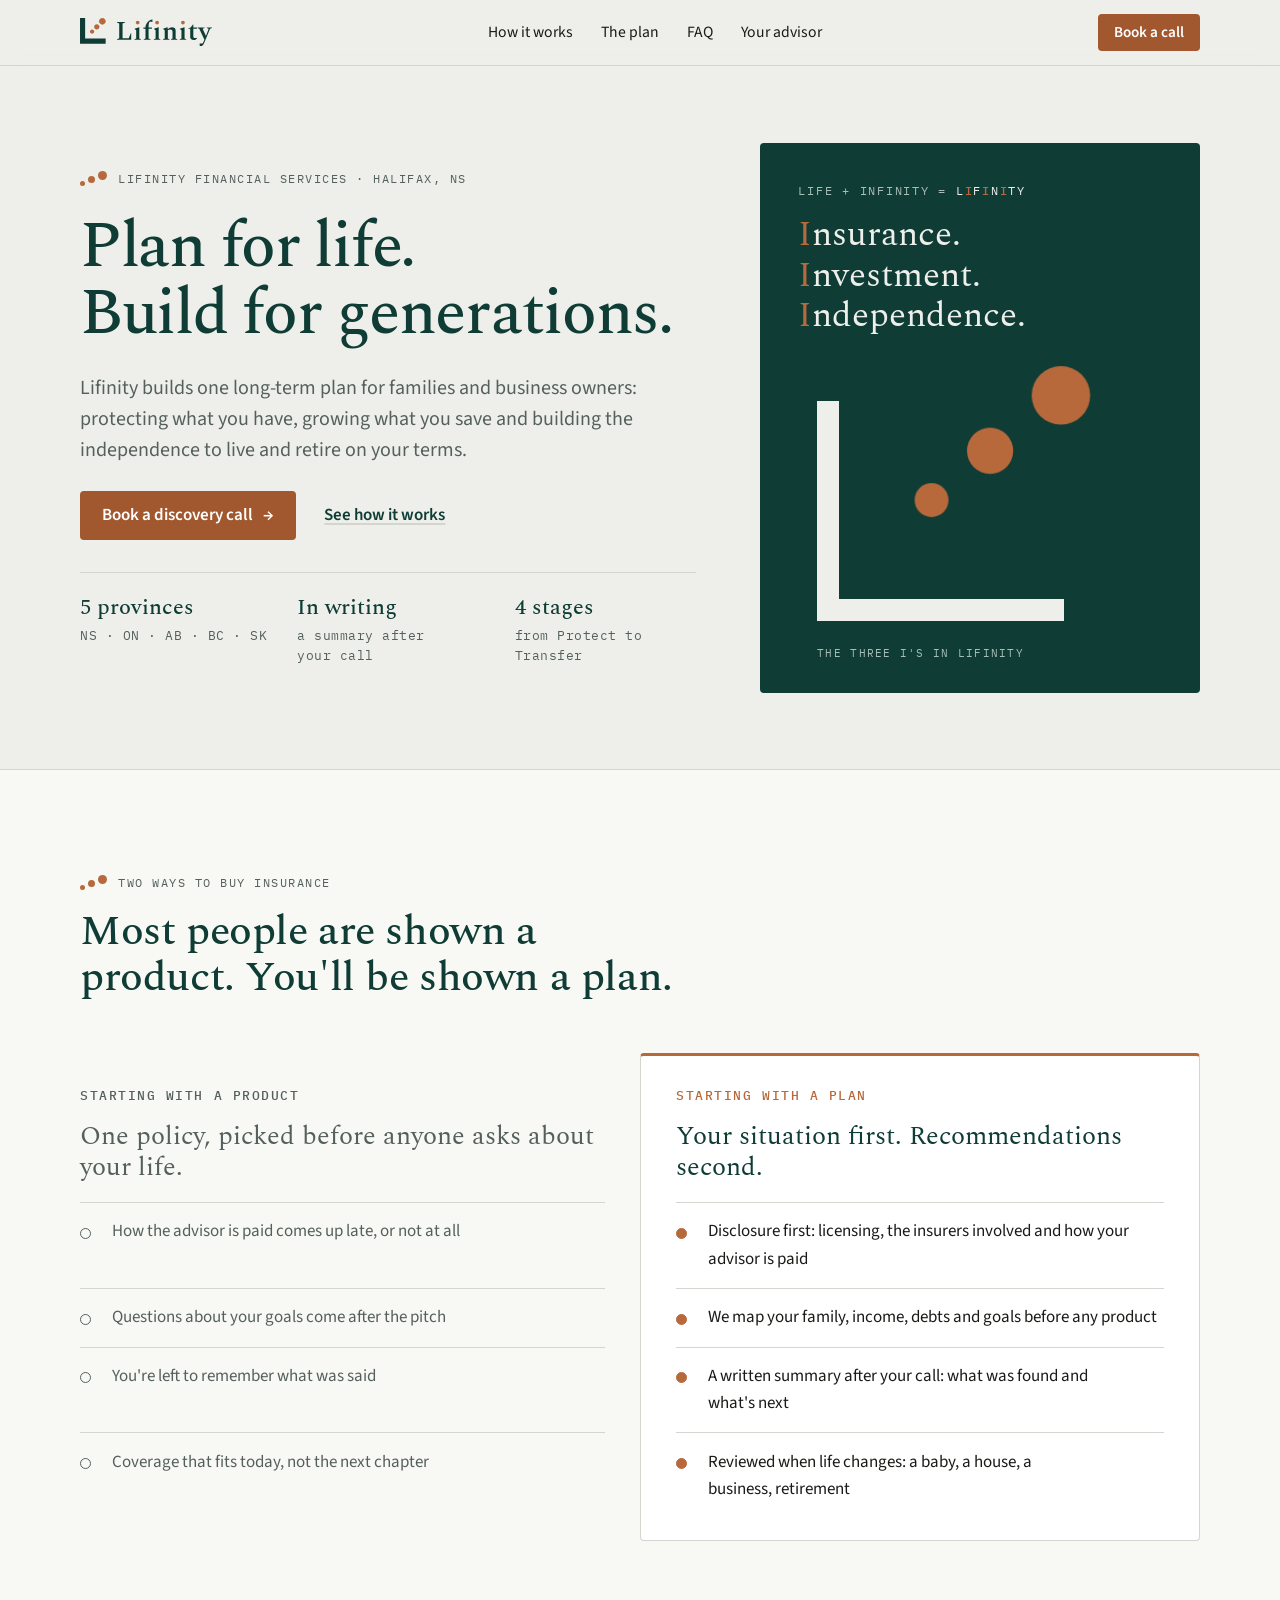
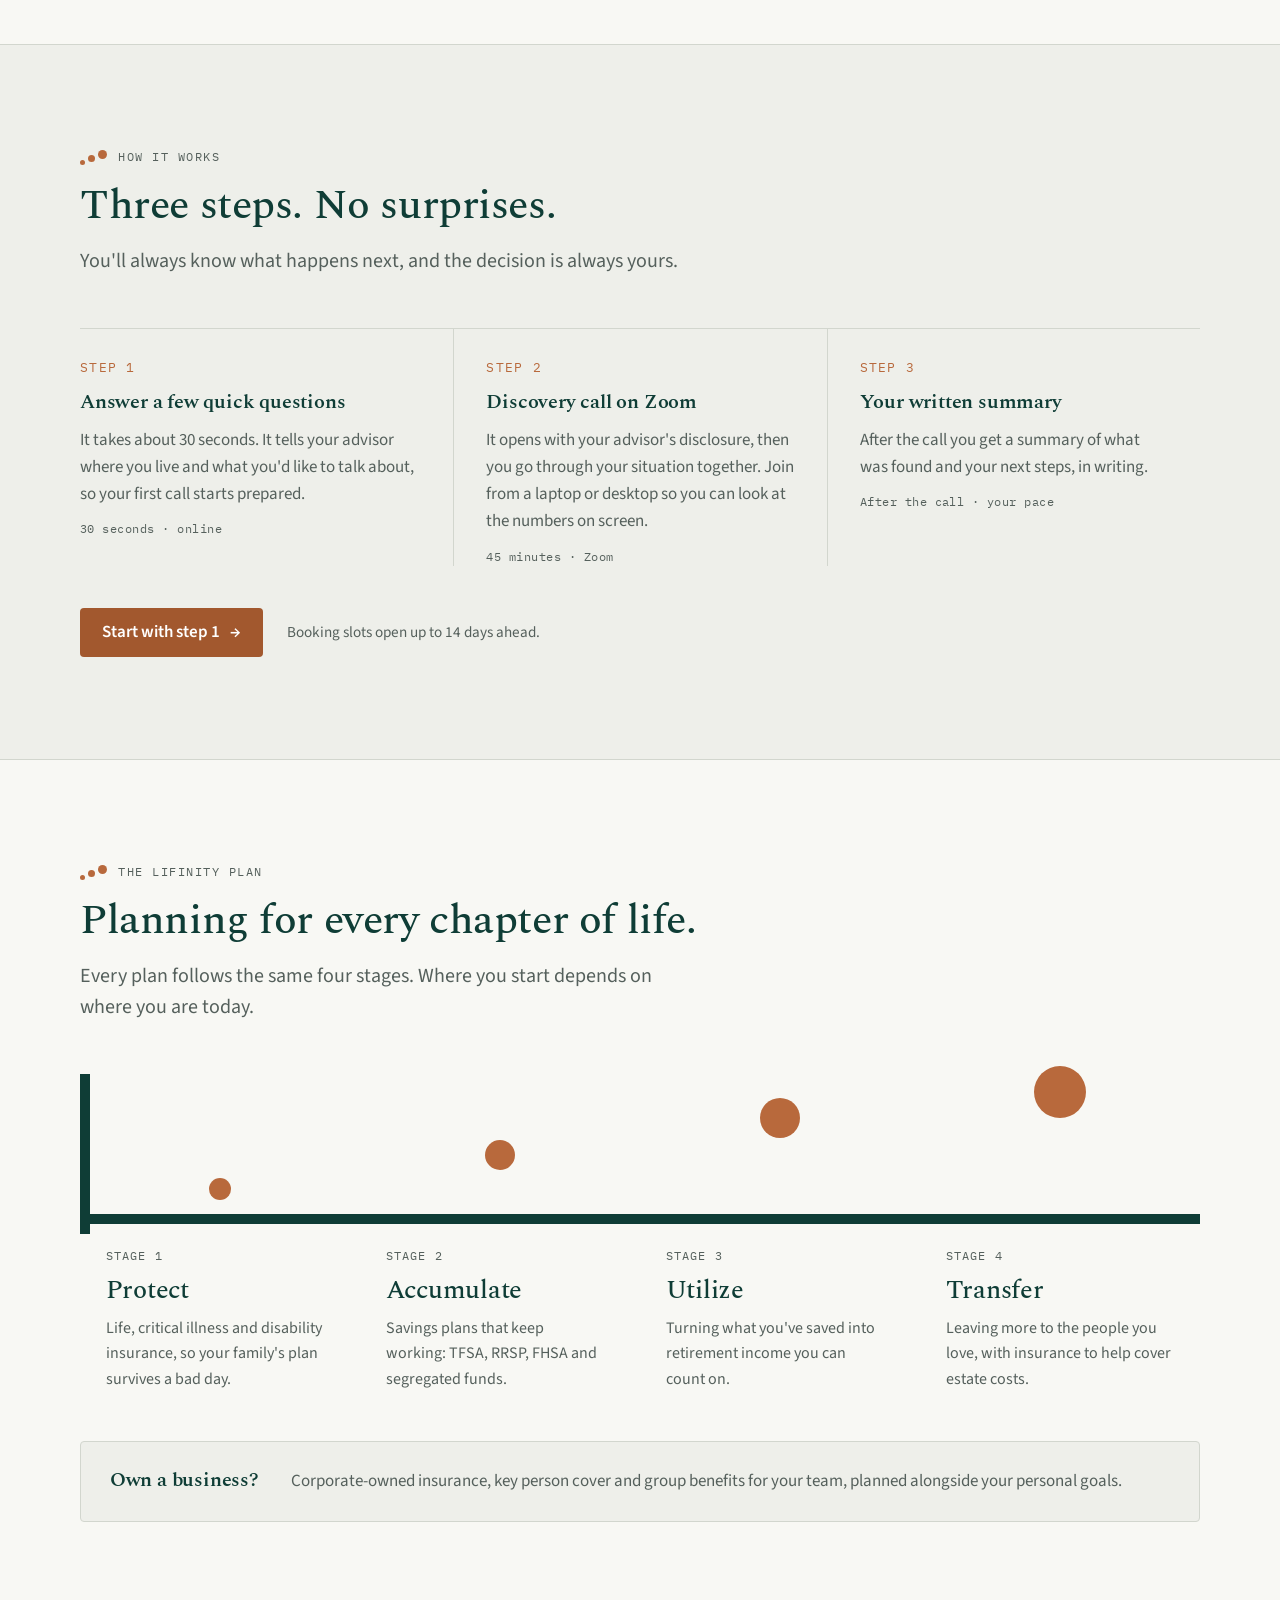
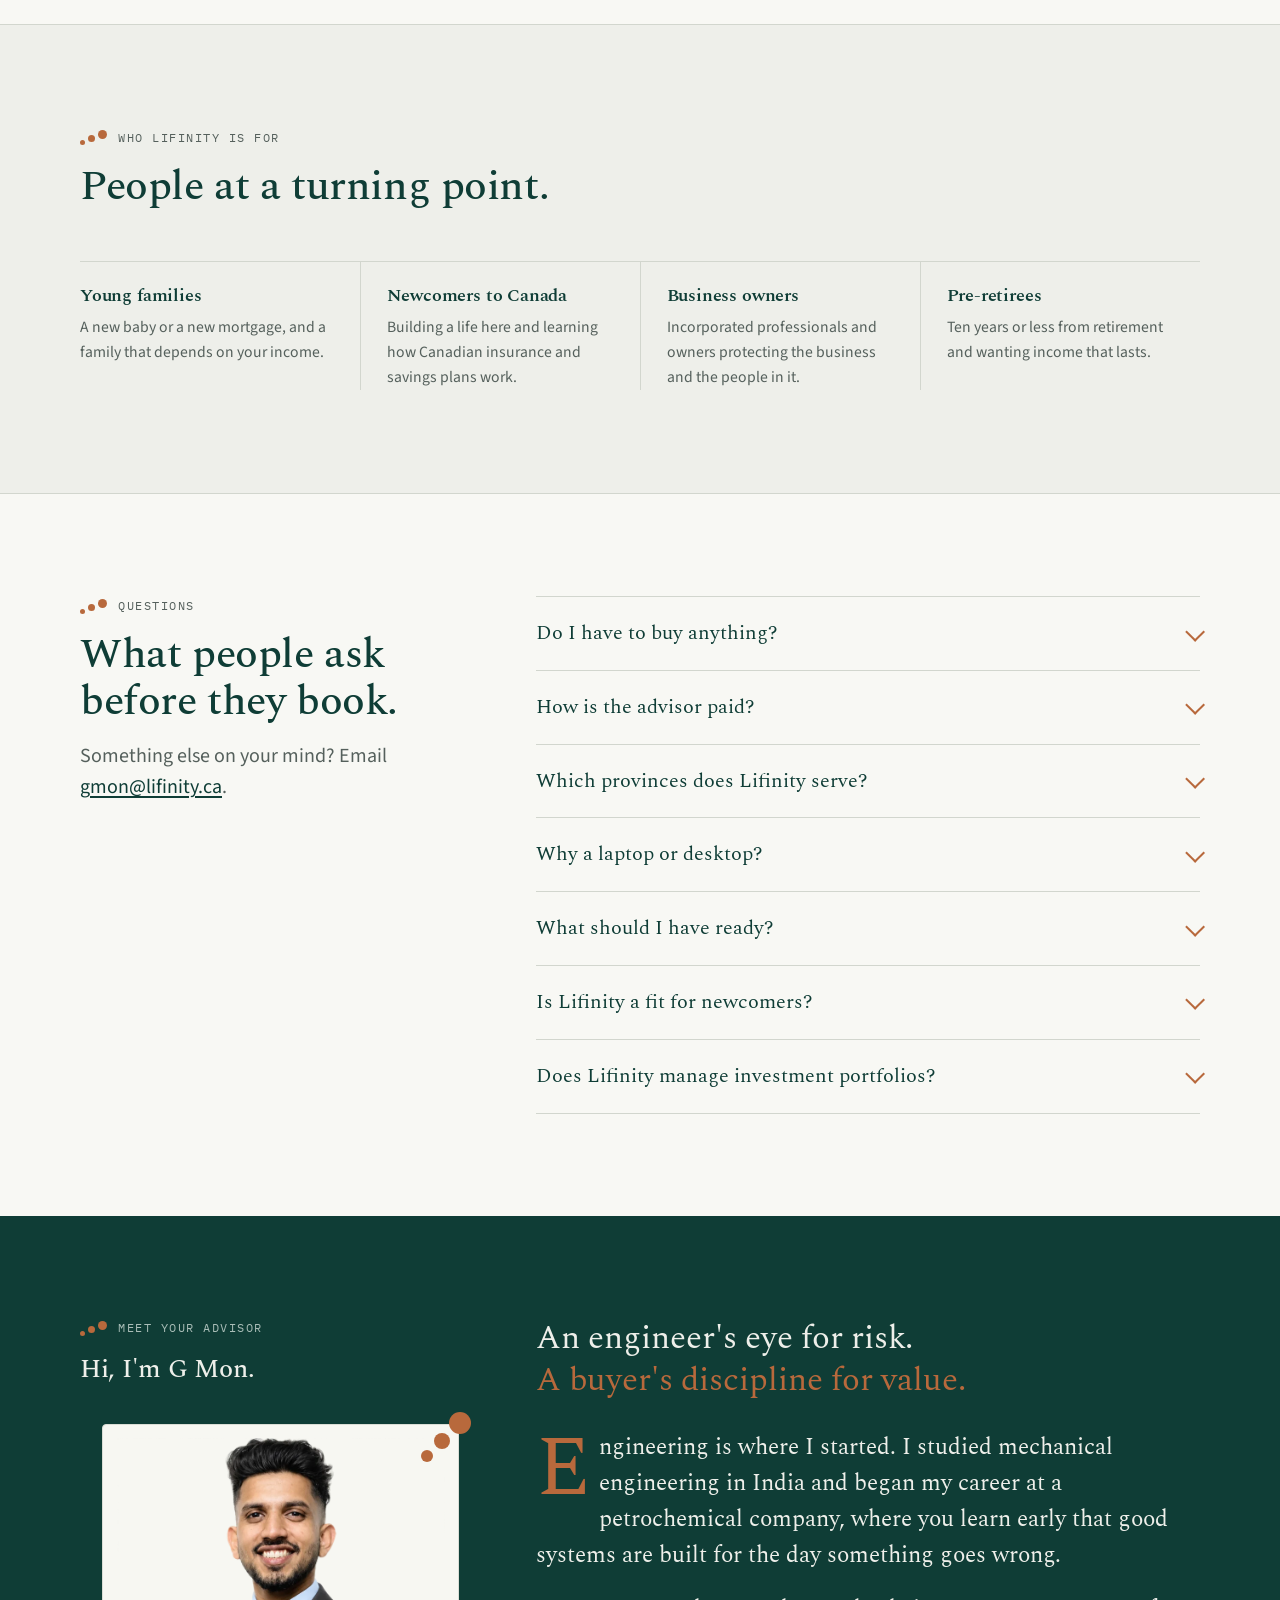
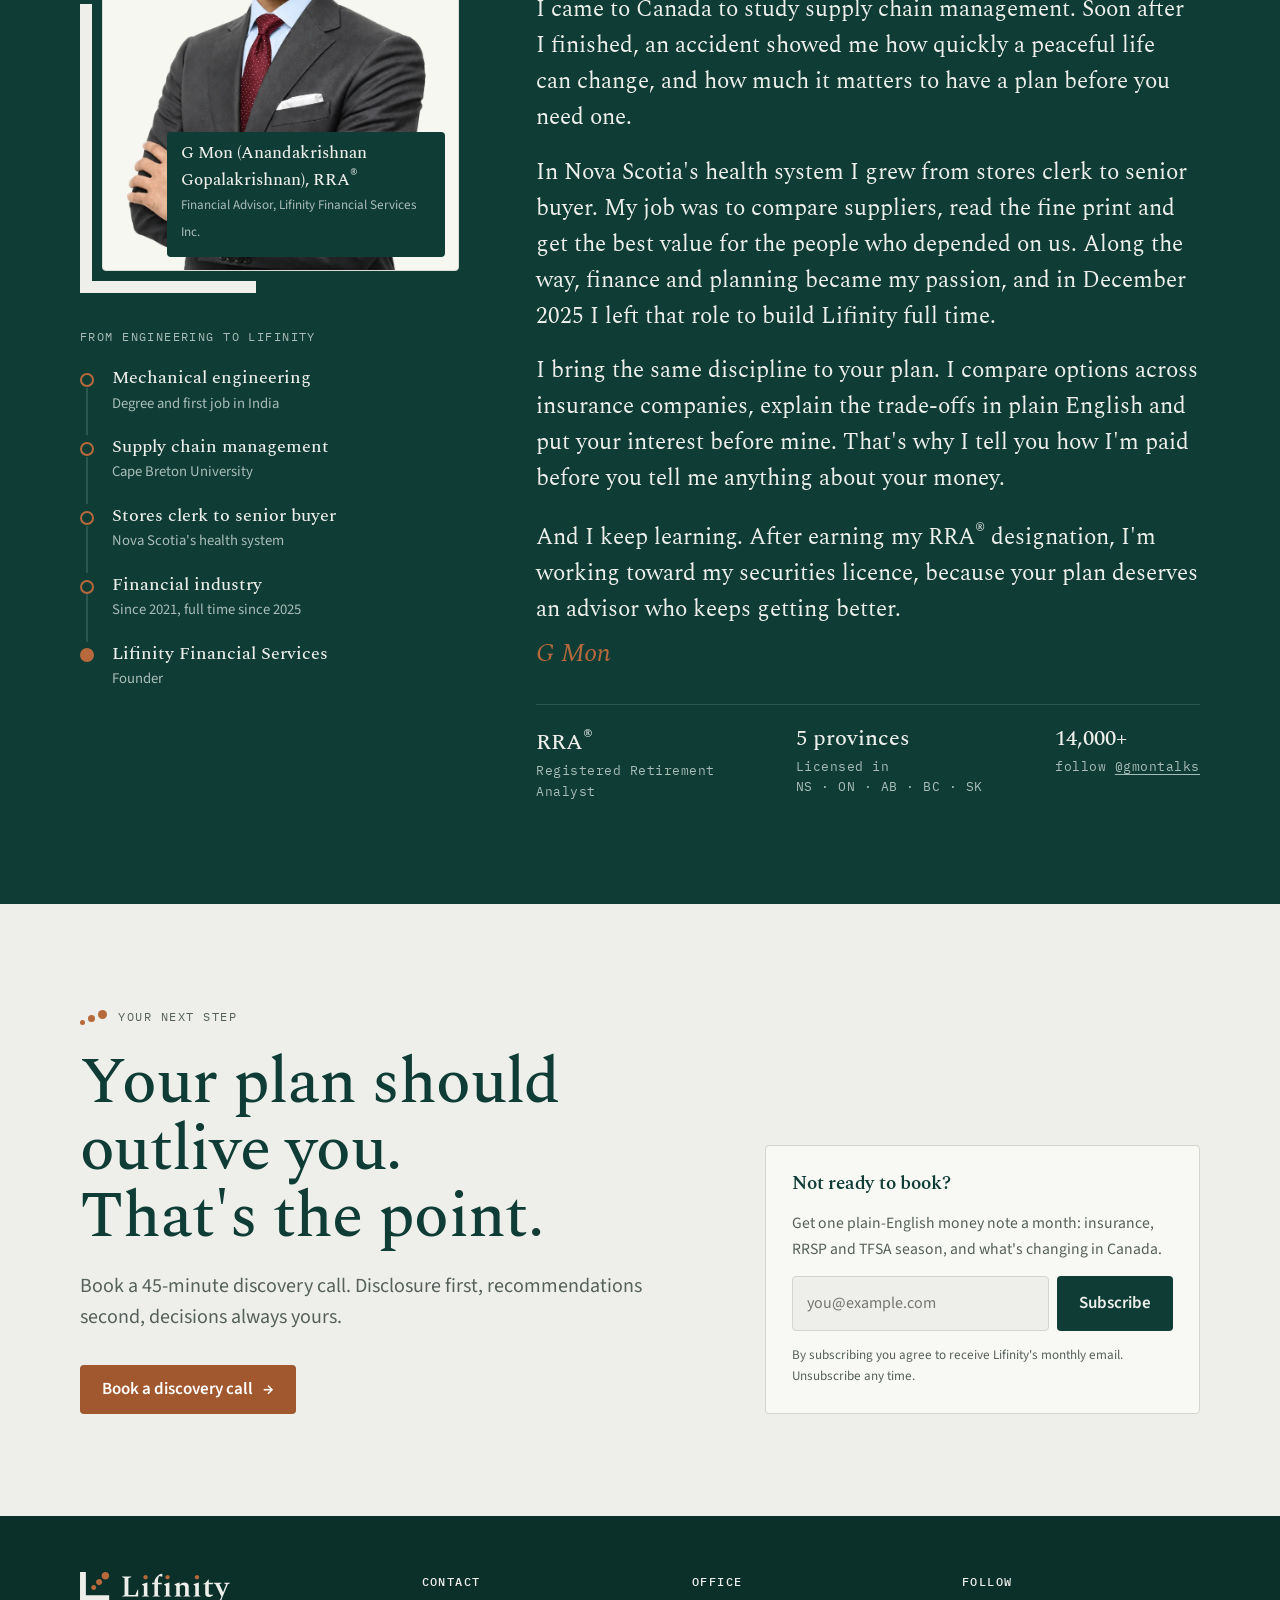
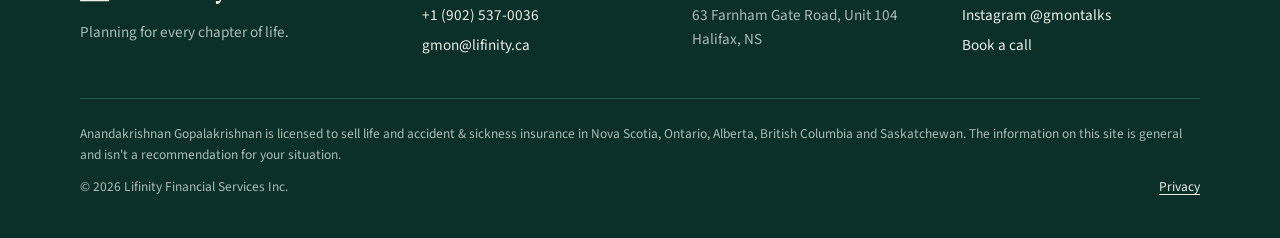
<file: index.html>
<!doctype html>
<html lang="en-CA">
<head>
<meta charset="utf-8">
<meta name="viewport" content="width=device-width, initial-scale=1, viewport-fit=cover">
<meta name="description" content="Lifinity Financial Services: life, health and retirement planning for families and business owners in NS, ON, AB, BC and SK. Start with a 45-minute discovery call.">
<link rel="canonical" href="https://lifinity.ca/">
<meta property="og:type" content="website">
<meta property="og:url" content="https://lifinity.ca/">
<meta property="og:title" content="Lifinity Financial Services">
<meta property="og:description" content="Plan for life. Build for generations. One long-term plan for families and business owners in NS, ON, AB, BC and SK.">
<meta property="og:image" content="https://lifinity.ca/og-image.png?v=2">
<meta name="twitter:card" content="summary_large_image">
<link rel="icon" href="/favicon.svg" type="image/svg+xml">
<link rel="icon" href="/favicon-32.png" sizes="32x32" type="image/png">
<link rel="apple-touch-icon" href="/apple-touch-icon.png">
<meta name="theme-color" content="#0F3D36">
<title>Lifinity Financial Services</title>
<link rel="preconnect" href="https://fonts.googleapis.com">
<link rel="preconnect" href="https://fonts.gstatic.com" crossorigin>
<link rel="stylesheet" href="https://fonts.googleapis.com/css2?family=Spectral:ital,wght@0,400;0,500;0,600;1,400&family=Source+Sans+3:wght@400;600;700&family=IBM+Plex+Mono:wght@400;500&display=swap">
<style>
/* Layout concept: "chapters" — a left-aligned editorial column on Stone, broken by Evergreen bands;
   the logo's L corner and three rising copper dots are the one recurring motif. */
:root{
  --bg:#EEEFEA; --surface:#F8F8F4; --ink:#1B1A17; --muted:#55605C; --line:#D2D6CE;
  --heading:#0F3D36; --link:#0F3D36;
  --band:#0F3D36; --band-ink:#EEEFEA; --band-muted:#A9BDB7; --band-line:#2A5850;
  --accent:#B8693C; --cta:#A2582E; --cta-hover:#8B4A25; --cta-ink:#FFFFFF;
  --frame:#F7F7F2; --frame-line:#DADDD5; --rule:#0F3D36; --deep:#0B2F29;
  --f-display:"Spectral", Georgia, "Times New Roman", serif;
  --f-body:"Source Sans 3", "Segoe UI", system-ui, -apple-system, Arial, sans-serif;
  --f-mono:"IBM Plex Mono", ui-monospace, Menlo, Consolas, monospace;
  --s-1:.875rem; --s0:1.0625rem; --s1:1.25rem; --s2:1.625rem; --s3:clamp(1.9rem,1.4rem + 1.8vw,2.6rem); --s4:clamp(2.4rem,1.6rem + 3.4vw,4rem);
  --radius:4px; --wrap:1160px;
  color-scheme:light;
}

*{box-sizing:border-box}
html{scroll-behavior:smooth}
body{margin:0;background:var(--bg);color:var(--ink);font-family:var(--f-body);font-size:var(--s0);line-height:1.6;-webkit-font-smoothing:antialiased;text-rendering:optimizeLegibility}
body::before{content:"";position:fixed;inset:0 0 auto;height:env(safe-area-inset-top,0px);z-index:60;background:var(--bg)}
img{max-width:100%;display:block}
a{color:var(--link);text-underline-offset:3px}
:focus-visible{outline:2px solid var(--accent);outline-offset:3px;border-radius:2px}
.wrap{max-width:var(--wrap);margin:0 auto;padding-left:max(20px,env(safe-area-inset-left,0px));padding-right:max(20px,env(safe-area-inset-right,0px))}
h1,h2,h3{font-family:var(--f-display);color:var(--heading);font-weight:500;letter-spacing:-.01em;text-wrap:balance;margin:0}
p,li{text-wrap:pretty}
h1{font-size:var(--s4);line-height:1.04;letter-spacing:-.02em}
h2{font-size:var(--s3);line-height:1.12}
h3{font-size:var(--s1);line-height:1.3;font-weight:600}
p{margin:0}
.lede{font-size:var(--s1);line-height:1.55;color:var(--muted);max-width:60ch}
.eyebrow{display:inline-flex;align-items:center;gap:.7rem;font-family:var(--f-mono);font-size:.78rem;letter-spacing:.12em;text-transform:uppercase;color:var(--muted)}
.dots{display:inline-flex;align-items:flex-end;gap:3px;flex:none}
.dots i{display:block;border-radius:50%;background:var(--accent)}
.dots i:nth-child(1){width:5px;height:5px}.dots i:nth-child(2){width:7px;height:7px;margin-bottom:3px}.dots i:nth-child(3){width:9px;height:9px;margin-bottom:6px}

/* buttons */
.btn{display:inline-flex;align-items:center;justify-content:center;gap:.6rem;font:600 1.0625rem/1 var(--f-body);text-decoration:none;border-radius:var(--radius);padding:1rem 1.4rem;transition:background-color .2s ease,color .2s ease,transform .2s ease;cursor:pointer;border:0}
.btn-primary{background:var(--cta);color:var(--cta-ink)}
.btn-primary:hover{background:var(--cta-hover)}
.btn-primary .arr{transition:transform .2s ease}
.btn-primary:hover .arr{transform:translateX(3px)}
.btn-quiet{color:var(--heading);padding-inline:.25rem;background:none;text-decoration:underline;text-decoration-color:var(--line);text-decoration-thickness:2px}
.btn-quiet:hover{text-decoration-color:var(--accent)}

/* nav */
.nav{position:sticky;top:env(safe-area-inset-top,0px);z-index:50;background:color-mix(in srgb,var(--bg) 88%,transparent);backdrop-filter:saturate(140%) blur(10px);-webkit-backdrop-filter:saturate(140%) blur(10px);border-bottom:1px solid var(--line)}
.nav .wrap{display:flex;align-items:center;justify-content:space-between;gap:1.5rem;padding-block:.85rem}
.brand{display:block;width:132px;flex:none}
.brand svg{width:100%;height:auto;display:block}
.brand > span{display:block}
.nav ul{display:flex;gap:1.75rem;list-style:none;margin:0;padding:0}
.nav ul a{color:var(--ink);text-decoration:none;font-size:.98rem}
.nav ul a:hover{color:var(--accent)}
.nav .btn{padding:.7rem 1rem;font-size:.95rem}

/* hero */
.hero{padding-block:clamp(3rem,6vw,5.5rem) clamp(3rem,6vw,5rem)}
.hero .wrap{display:grid;grid-template-columns:minmax(0,7fr) minmax(0,5fr);gap:clamp(2rem,5vw,4.5rem);align-items:center}
.hero-copy{display:grid;gap:1.6rem;min-width:0}
.hero-copy .lede strong{color:var(--ink);font-weight:600}
.cta-row{display:flex;flex-wrap:wrap;align-items:center;gap:1rem 1.5rem}
.short{display:none}
.facts{display:grid;grid-template-columns:repeat(3,minmax(0,auto));justify-content:start;gap:.8rem 2.25rem;padding:1.1rem 0 0;margin:.4rem 0 0;border-top:1px solid var(--line);list-style:none}
.facts li{font-family:var(--f-mono);font-size:.8rem;letter-spacing:.04em;color:var(--muted)}
.facts b{display:block;font-family:var(--f-display);font-size:1.35rem;font-weight:500;letter-spacing:0;color:var(--heading)}

.portrait{position:relative;margin:0 0 0 22px;min-width:0}
.portrait .panel{position:relative;background:var(--frame);border:1px solid var(--frame-line);border-radius:var(--radius);aspect-ratio:4/5;overflow:hidden}
.portrait .panel img{position:absolute;bottom:0;left:50%;transform:translateX(-50%);width:92%;height:auto}
.portrait::before{content:"";position:absolute;left:-22px;bottom:-22px;width:46%;height:62%;border-left:12px solid var(--rule);border-bottom:12px solid var(--rule);z-index:0}
.portrait .panel{z-index:1}
.portrait .mark-dots{position:absolute;top:-14px;right:-14px;z-index:2;width:58px;height:58px}
.portrait figcaption{position:absolute;z-index:3;right:14px;bottom:14px;background:var(--band);color:var(--band-ink);padding:.7rem .9rem;border-radius:var(--radius);max-width:78%}
.portrait figcaption b{display:block;font-family:var(--f-display);font-weight:500;font-size:1.08rem;line-height:1.25}
.portrait figcaption span{font-size:.82rem;color:var(--band-muted)}
.idea{position:relative;background:var(--band);color:var(--band-ink);border-radius:var(--radius);aspect-ratio:4/5;overflow:hidden;padding:clamp(1.6rem,3vw,2.4rem);display:flex;flex-direction:column;gap:.9rem;min-width:0;margin:0}
.idea .eq{font-family:var(--f-mono);font-size:.78rem;letter-spacing:.14em;text-transform:uppercase;color:var(--band-muted)}
.idea .eq .word{color:var(--band-ink)}
.idea .eq b{color:var(--accent);font-weight:500}
.idea .say{font-family:var(--f-display);font-weight:400;font-size:clamp(1.55rem,1.15rem + 1.3vw,2.25rem);line-height:1.15;color:var(--band-ink);max-width:13ch}
.idea .say span{display:block}
.idea .say b{color:var(--accent);font-weight:inherit}
.idea .corner{position:absolute;left:13%;bottom:13%;width:56%;height:40%;border-left:clamp(14px,2vw,22px) solid var(--band-ink);border-bottom:clamp(14px,2vw,22px) solid var(--band-ink)}
.idea .mark-dots{position:absolute;left:34%;bottom:31%;width:42%;height:auto}
.h1a{display:block}
.nowrap{white-space:nowrap}
.idea .chapters{position:absolute;left:13%;right:9%;bottom:5.5%;display:flex;justify-content:space-between;gap:.5rem;font-family:var(--f-mono);font-size:.66rem;letter-spacing:.12em;text-transform:uppercase;color:var(--band-muted)}
.about-portrait{margin-top:1.4rem}
.letter .portrait::before{border-color:var(--band-ink)}
.letter .facts{border-top-color:var(--band-line);margin-top:1.8rem}
.letter .facts li{color:var(--band-muted)}
.letter .facts b{color:var(--band-ink)}
@media (prefers-reduced-motion: no-preference){
  .mark-dots circle{transform-box:fill-box;transform-origin:center;animation:rise .7s cubic-bezier(.2,.7,.2,1) both}
  .mark-dots circle:nth-child(2){animation-delay:.12s}.mark-dots circle:nth-child(3){animation-delay:.24s}
}
@keyframes rise{from{transform:translateY(8px) scale(.85)}to{transform:none}}

/* sections */
section,#newsletter{scroll-margin-top:84px}
.sec{padding-block:clamp(4rem,8vw,6.5rem)}
.sec-head{display:grid;gap:1rem;max-width:760px;margin-bottom:clamp(2.2rem,4vw,3.2rem)}

/* product first vs plan first */
.band{background:var(--band);color:var(--band-ink)}
.band h2,.band h3{color:var(--band-ink)}
.band .eyebrow{color:var(--band-muted)}
.band .lede{color:var(--band-muted)}
.compare-sec{background:var(--surface);border-block:1px solid var(--line)}
.compare{display:grid;grid-template-columns:minmax(0,1fr) minmax(0,1fr);grid-template-rows:repeat(6,auto)}
.compare > div{display:grid;grid-row:1 / span 6;grid-template-rows:subgrid;row-gap:0;align-content:start;padding:2rem 2.2rem 1.4rem 0;min-width:0;border-top:3px solid transparent}
.compare > div + div{padding-left:2.2rem;padding-right:2.2rem;background:#FFFFFF;border:1px solid var(--line);border-top:3px solid var(--accent);border-radius:var(--radius)}
.compare h3{font-family:var(--f-mono);font-size:.8rem;letter-spacing:.12em;text-transform:uppercase;font-weight:500;color:var(--muted);margin-bottom:1rem}
.compare .big{font-family:var(--f-display);font-size:var(--s2);line-height:1.2;margin-bottom:1.2rem;color:var(--muted)}
.compare ul{list-style:none;margin:0;padding:0;display:contents}
.compare li{display:grid;grid-template-columns:1.4rem 1fr;gap:.6rem;align-items:start;color:var(--muted);padding:.95rem 0;border-top:1px solid var(--line)}
.compare li::before{content:"";width:9px;height:9px;margin-top:.55em;border:1.5px solid var(--muted);border-radius:50%}
.compare .ours .big{color:var(--heading)}
.compare .ours li{color:var(--ink)}
.compare .ours li::before{background:var(--accent);border-color:var(--accent)}
.compare .ours h3{color:var(--accent)}

/* process */
.steps{list-style:none;margin:0;padding:0;display:grid;grid-template-columns:repeat(3,minmax(0,1fr));gap:0;border-top:1px solid var(--line)}
.steps li{padding:1.8rem 2rem 0 0;display:grid;gap:.7rem;align-content:start;min-width:0}
.steps li + li{padding-left:2rem;border-left:1px solid var(--line)}
.steps .n{font-family:var(--f-mono);font-size:.8rem;letter-spacing:.1em;color:var(--accent)}
.steps p{color:var(--muted)}
.steps .tag{font-family:var(--f-mono);font-size:.76rem;color:var(--muted);letter-spacing:.04em}
.after-steps{margin-top:2.6rem;display:flex;flex-wrap:wrap;gap:1rem 1.5rem;align-items:center}
.after-steps .note{color:var(--muted);font-size:.95rem}

/* the plan: rising dots */
.plan{background:var(--surface);border-block:1px solid var(--line)}
.stages{position:relative;display:grid;grid-template-columns:repeat(4,minmax(0,1fr));margin:0;padding:0;list-style:none}
.stages::before{content:"";position:absolute;left:0;top:0;height:160px;border-left:10px solid var(--rule)}
.stage{display:grid;grid-template-rows:auto auto;min-width:0}
.stage .rise{height:150px;display:flex;align-items:flex-end;justify-content:center;border-bottom:10px solid var(--rule)}
.stage .rise span{display:block;border-radius:50%;background:var(--accent)}
.stage:nth-child(1) .rise span{width:22px;height:22px;margin-bottom:14px}
.stage:nth-child(2) .rise span{width:30px;height:30px;margin-bottom:44px}
.stage:nth-child(3) .rise span{width:40px;height:40px;margin-bottom:76px}
.stage:nth-child(4) .rise span{width:52px;height:52px;margin-bottom:96px}
.stage .txt{padding:1.4rem 1.4rem 0 1.6rem;display:grid;gap:.5rem}
.stage .n{font-family:var(--f-mono);font-size:.76rem;letter-spacing:.1em;color:var(--muted)}
.stage h3{font-size:var(--s2);font-weight:500}
.stage p{color:var(--muted);font-size:1rem}
.owners{margin-top:3rem;display:grid;grid-template-columns:auto 1fr;gap:1rem 2rem;align-items:baseline;padding:1.6rem 1.8rem;background:var(--bg);border:1px solid var(--line);border-radius:var(--radius)}
.owners h3{font-size:var(--s1)}
.owners p{color:var(--muted)}

/* who */
.who{display:grid;grid-template-columns:repeat(4,minmax(0,1fr));gap:0;border-top:1px solid var(--line)}
.who div{padding:1.4rem 1.6rem 0 0;min-width:0}
.who div + div{padding-left:1.6rem;border-left:1px solid var(--line)}
.who h3{font-size:1.15rem;margin-bottom:.4rem}
.who p{color:var(--muted);font-size:.98rem}

/* founder letter */
.letter .wrap{display:grid;grid-template-columns:minmax(0,4fr) minmax(0,7fr);gap:clamp(2rem,6vw,5rem);align-items:start}
.letter aside{display:grid;gap:1rem}
.letter .lead{font-family:var(--f-display);font-weight:400;font-size:clamp(1.55rem,1.2rem + 1.1vw,2.1rem);line-height:1.25;color:var(--band-ink);margin:0 0 1.8rem;text-wrap:balance}
.letter .lead span{display:block;color:var(--accent)}
.path{margin-top:2.6rem}
.path-h{font-family:var(--f-mono);font-size:.74rem;letter-spacing:.12em;text-transform:uppercase;color:var(--band-muted);margin:0 0 1.2rem}
.path ol{list-style:none;margin:0;padding:0;position:relative;display:grid;gap:1.15rem}
.path li{position:relative;padding-left:2rem}
.path li:not(:last-child)::after{content:"";position:absolute;left:6px;top:1.35rem;bottom:-1.15rem;width:2px;background:var(--band-line)}
.path li::before{content:"";position:absolute;left:0;top:.42rem;width:14px;height:14px;border-radius:50%;background:var(--band);border:2px solid var(--accent);box-sizing:border-box}
.path li:last-child::before{background:var(--accent)}
.path b{display:block;font-family:var(--f-display);font-weight:500;font-size:1.12rem;line-height:1.3;color:var(--band-ink)}
.path span{font-size:.92rem;color:var(--band-muted)}
.letter .avatar{width:112px;height:112px;border-radius:50%;background:var(--frame);overflow:hidden;border:3px solid var(--accent)}
.letter .avatar img{width:100%;height:auto;transform:translateY(2%) scale(1.9);transform-origin:50% 0}
.letter aside .name{font-family:var(--f-display);font-size:var(--s2);color:var(--band-ink);line-height:1.2}
.letter blockquote{margin:0;display:grid;gap:1.15rem;font-family:var(--f-display);font-size:clamp(1.2rem,1rem + .7vw,1.45rem);line-height:1.55;color:var(--band-ink);max-width:62ch}
.letter blockquote p:first-child::first-letter{float:left;font-size:3.6em;line-height:.8;padding:.08em .1em 0 0;color:var(--accent)}
.letter .sign{font-family:var(--f-display);font-style:italic;font-size:1.6rem;color:var(--accent);margin-top:.4rem}
.letter .meaning{margin-top:1.4rem;padding-top:1.2rem;border-top:1px solid var(--band-line);font-family:var(--f-body);font-size:1rem;color:var(--band-muted)}
.letter .meaning b{color:var(--band-ink);font-weight:600}

/* FAQ */
.faq-sec{background:var(--surface);border-top:1px solid var(--line)}
.faq-grid{display:grid;grid-template-columns:minmax(0,4fr) minmax(0,7fr);gap:clamp(2rem,6vw,5rem);align-items:start}
.faq details{border-top:1px solid var(--line)}
.faq details:last-child{border-bottom:1px solid var(--line)}
.faq summary{list-style:none;cursor:pointer;display:flex;justify-content:space-between;gap:1.5rem;align-items:center;padding:1.25rem 0;font-family:var(--f-display);font-size:1.28rem;color:var(--heading)}
.faq summary::-webkit-details-marker{display:none}
.faq summary::after{content:"";flex:none;width:12px;height:12px;border-right:2px solid var(--accent);border-bottom:2px solid var(--accent);transform:rotate(45deg) translateY(-3px);transition:transform .2s ease}
.faq details[open] summary::after{transform:rotate(225deg) translateY(-3px)}
.faq details p{padding:0 2rem 1.4rem 0;color:var(--muted);max-width:62ch}

/* final CTA + newsletter */
.final .wrap{display:grid;grid-template-columns:minmax(0,7fr) minmax(0,5fr);gap:clamp(2rem,6vw,5rem);align-items:end}
.final h2{font-size:var(--s4);line-height:1.05}
.final .lede{margin-top:1.2rem}
.final .cta-row{margin-top:2rem}
.news{background:var(--surface);border:1px solid var(--line);border-radius:var(--radius);padding:1.6rem;display:grid;gap:.9rem}
.news h3{font-size:1.2rem;color:var(--heading)}
.news p{color:var(--muted);font-size:.98rem}
.news form{display:flex;gap:.5rem;flex-wrap:wrap}
.news label,.news .hp{position:absolute;width:1px;height:1px;overflow:hidden;clip:rect(0 0 0 0);border:0;padding:0}
.news input[type=email]{flex:1 1 200px;min-width:0;font:inherit;font-size:1rem;padding:.85rem .9rem;border:1px solid var(--line);border-radius:var(--radius);background:var(--bg);color:var(--ink)}
.news input[type=email]:focus{outline:2px solid var(--accent);outline-offset:1px}
.news button{background:var(--band);color:var(--band-ink)}
.news button:hover{background:var(--heading);color:var(--bg)}
.news small{font-size:.82rem;color:var(--muted)}
.news .msg{font-size:.92rem;color:var(--heading);font-weight:600}

/* footer */
footer{background:var(--deep);color:var(--band-muted);padding-block:3.5rem 2.5rem;font-size:.95rem}
footer .wrap{display:grid;gap:2.2rem}
.foot-top{display:grid;grid-template-columns:minmax(0,1.3fr) repeat(3,minmax(0,1fr));gap:2rem}
.foot-top .brand{width:150px}
.foot-top h4{margin:0 0 .7rem;font-family:var(--f-mono);font-size:.76rem;font-weight:500;letter-spacing:.12em;text-transform:uppercase;color:var(--band-ink)}
.foot-top a{color:var(--band-ink);text-decoration:none}
.foot-top a:hover{color:var(--accent)}
.foot-top p{margin-bottom:.35rem}
.legal{border-top:1px solid var(--band-line);padding-top:1.6rem;display:grid;gap:.7rem;font-size:.84rem;line-height:1.55}
.legal .row{display:flex;flex-wrap:wrap;justify-content:space-between;gap:.6rem 1.5rem}
.legal a{color:var(--band-ink)}

/* responsive */
@media (max-width: 960px){
  .nav ul{display:none}
  .hero .wrap,.letter .wrap,.faq-grid,.final .wrap{grid-template-columns:minmax(0,1fr)}
  .portrait{max-width:420px;margin-top:1rem}
  .idea{aspect-ratio:auto;min-height:420px;max-width:520px}
  .letter aside{position:static}
  .stages{grid-template-columns:repeat(2,minmax(0,1fr));row-gap:2.4rem}
  .stages::before{display:none}
  .stage .rise{height:110px;border-left:10px solid var(--rule)}
  .stage:nth-child(4) .rise span{margin-bottom:60px}.stage:nth-child(3) .rise span{margin-bottom:46px}
  .who{grid-template-columns:repeat(2,minmax(0,1fr));row-gap:1.6rem}
  .who div:nth-child(3){padding-left:0;border-left:0}
  .foot-top{grid-template-columns:repeat(2,minmax(0,1fr))}
}
@media (max-width: 680px){
  .steps{grid-template-columns:minmax(0,1fr)}
  .compare > div{padding:1.1rem .75rem .6rem 0}
  .compare > div + div{padding:1.1rem .75rem .6rem}
  .compare h3{font-size:.6rem;letter-spacing:.08em;line-height:1.45;margin-bottom:.6rem}
  .compare .big{font-size:1.06rem;line-height:1.25;margin-bottom:.9rem}
  .compare li{display:block;font-size:.88rem;line-height:1.45;padding:.8rem 0}
  .compare li::before{display:inline-block;width:7px;height:7px;margin:0 .4rem 0 0;vertical-align:.1em}
  .steps li,.steps li + li{padding:1.5rem 0;border-left:0}
  .steps li + li{border-top:1px solid var(--line)}
  .stages{grid-template-columns:minmax(0,1fr)}
  .stage{grid-template-columns:96px minmax(0,1fr);grid-template-rows:auto}
  .stage .rise{height:auto;min-height:96px;border-bottom:0;border-left:8px solid var(--rule);justify-content:center;align-items:center}
  .stage .rise span{margin:0!important}
  .stage .txt{padding:.2rem 0 0 1.1rem}
  .who{grid-template-columns:minmax(0,1fr)}
  .who div,.who div + div{padding:1.2rem 0 0;border-left:0}
  .owners{grid-template-columns:minmax(0,1fr)}
  .nav .btn{padding:.6rem .8rem;font-size:.9rem}
  .brand{width:112px}
  .foot-top{grid-template-columns:minmax(0,1fr)}
  .portrait figcaption{max-width:88%}
  body{line-height:1.65}
  .long{display:none}
  .short{display:inline}
  .hero{padding-block:2.4rem 3.2rem}
  .hero-copy{gap:1.4rem}
  .lede{font-size:1.1rem;line-height:1.6}
  .facts{grid-template-columns:repeat(3,minmax(0,1fr));gap:.6rem 1rem}
  .facts b{font-size:1.12rem}
  .facts li{font-size:.7rem;letter-spacing:.02em;line-height:1.45}
  .idea{min-height:380px;max-width:none;margin-top:.6rem}
  .idea .say{font-size:1.45rem;max-width:13ch}
  .h1a{display:inline}
  .idea .corner{bottom:18%;height:31%;width:50%}
  .idea .mark-dots{bottom:38%;width:40%;left:30%}
  .idea .chapters{font-size:.58rem;letter-spacing:.07em;left:8%;right:8%}
  .sec{padding-block:4.5rem}
  .sec-head{margin-bottom:2.2rem}
  .steps li,.steps li + li{padding:1.8rem 0}
  .stages{row-gap:1.6rem}
  .who div,.who div + div{padding:1.4rem 0 .4rem}
  .who div + div{border-top:1px solid var(--line)}
  .letter blockquote{font-size:1.15rem;line-height:1.6}
  .faq summary{font-size:1.12rem;padding:1.1rem 0}
  .final h2{font-size:2.3rem}
}
@media (prefers-reduced-motion: reduce){html{scroll-behavior:auto}*{transition:none!important;animation:none!important}}
</style>
</head>
<body>


<header class="nav">
  <div class="wrap">
    <a class="brand" href="#top" aria-label="Lifinity home"><span class="logo-light"><svg aria-hidden="true" xmlns="http://www.w3.org/2000/svg" viewBox="0 0 746.0 158.9"><g transform="translate(0.0,122.5)"><path d="M29 22.5H0V-122.5H29V-6.5H145V22.5H29Z" fill="#0F3D36"/><path d="M80.55 -45.72C80.55 -38.91 75.03 -33.4 68.22 -33.4C61.41 -33.4 55.9 -38.91 55.9 -45.72C55.9 -52.53 61.41 -58.05 68.22 -58.05C75.03 -58.05 80.55 -52.53 80.55 -45.72Z" fill="#B8693C"/><path d="M110.1 -72.38C110.1 -63.97 103.29 -57.15 94.88 -57.15C86.47 -57.15 79.65 -63.97 79.65 -72.38C79.65 -80.79 86.47 -87.6 94.88 -87.6C103.29 -87.6 110.1 -80.79 110.1 -72.38Z" fill="#B8693C"/><path d="M145 -103.65C145 -93.24 136.56 -84.8 126.15 -84.8C115.74 -84.8 107.3 -93.24 107.3 -103.65C107.3 -114.06 115.74 -122.5 126.15 -122.5C136.56 -122.5 145 -114.06 145 -103.65Z" fill="#B8693C"/><path d="M469.03 0V-2.42L478.88 -7.27V-53.03L469.48 -59.85V-61.36L493.42 -70.3H494.94L496.3 -59.09H497.06Q502.67 -64.55 507.89 -67.42Q513.12 -70.3 519.79 -70.3Q528.88 -70.3 534.71 -65.68Q540.55 -61.06 540.55 -51.97V-7.27L550.39 -2.42V0H514.03V-2.42L522.97 -7.27V-45.45Q522.97 -51.21 519.41 -54.32Q515.85 -57.42 510.39 -57.42Q506.91 -57.42 502.97 -56.21Q499.03 -55 496.45 -52.88V-7.27L505.39 -2.42V0H469.03ZM209.03 0V-2.42L221.61 -8.64V-91.36L209.03 -97.58V-100H254.79V-97.58L240.55 -91.36V-8.33H275.39L286.91 -35.61H289.33V0H209.03ZM664.33 -68.79H703.88V-66.36L693.27 -61.82V-61.21L711.45 -22.58H712.21L726.76 -60.45V-61.21L716.76 -66.36V-68.79H746V-66.36L735.09 -61.21L702.52 18.03Q699.48 25.15 696.68 29.17Q693.88 33.18 690.47 34.77Q687.06 36.36 682.52 36.36Q678.88 36.36 677.59 35.23Q676.3 34.09 676.3 30.15V22.12H691.91Q694.48 18.94 696.76 14.47Q699.03 10 702.67 1.52L703.27 -0.15L674.03 -61.97L664.33 -66.36V-68.79ZM360.24 0V-2.42L370.09 -7.27V-61.82H358.42V-68.79H370.09V-72.88Q370.09 -79.09 373.42 -86.14Q376.76 -93.18 382.36 -99.39Q387.97 -105.61 394.71 -109.55Q401.45 -113.48 408.27 -113.48Q408.82 -113.48 409.33 -113.46V-99.23L395.09 -102.88Q391.61 -99.7 389.64 -93.26Q387.67 -86.82 387.67 -77.27V-68.79H406.45V-61.82H387.67V-7.12L398.88 -2.42V0H360.24ZM642.21 1.52Q634.03 1.52 628.5 -2.42Q622.97 -6.36 622.97 -13.48V-61.82H611.45V-63.33L625.09 -68.79L638.42 -85.45H640.55V-68.79H661.15V-61.82H640.55V-16.82Q640.55 -13.03 643.95 -11.14Q647.36 -9.24 651.91 -9.24Q654.79 -9.24 657.14 -9.55Q659.48 -9.85 661.45 -10.3L661.91 -10.15V-8.03Q659.79 -4.39 654.56 -1.44Q649.33 1.52 642.21 1.52ZM307.67 0V-2.42L317.52 -7.27V-53.03L308.12 -60.3V-61.97L333.58 -70.3H335.09V-7.27L344.33 -2.42V0H307.67ZM417.36 0V-2.42L427.21 -7.27V-53.03L417.82 -60.3V-61.97L443.27 -70.3H444.79V-7.27L454.03 -2.42V0H417.36ZM563.58 0V-2.42L573.42 -7.27V-53.03L564.03 -60.3V-61.97L589.48 -70.3H591V-7.27L600.24 -2.42V0H563.58Z" fill="#0F3D36"/><path d="M336.77 -96.74C336.77 -90.76 331.91 -85.9 325.92 -85.9C319.94 -85.9 315.08 -90.76 315.08 -96.74C315.08 -102.73 319.94 -107.58 325.92 -107.58C331.91 -107.58 336.77 -102.73 336.77 -96.74Z" fill="#B8693C"/><path d="M446.46 -96.74C446.46 -90.76 441.61 -85.9 435.62 -85.9C429.63 -85.9 424.78 -90.76 424.78 -96.74C424.78 -102.73 429.63 -107.58 435.62 -107.58C441.61 -107.58 446.46 -102.73 446.46 -96.74Z" fill="#B8693C"/><path d="M592.67 -96.74C592.67 -90.76 587.82 -85.9 581.83 -85.9C575.85 -85.9 570.99 -90.76 570.99 -96.74C570.99 -102.73 575.85 -107.58 581.83 -107.58C587.82 -107.58 592.67 -102.73 592.67 -96.74Z" fill="#B8693C"/></g></svg></span></a>
    <nav aria-label="Main"><ul>
      <li><a href="#how">How it works</a></li>
      <li><a href="#plan">The plan</a></li>
      <li><a href="#faq">FAQ</a></li>
      <li><a href="#about">Your advisor</a></li>
    </ul></nav>
    <a class="btn btn-primary" href="https://scheduler.zoom.us/f/1klh9gol" target="_blank" rel="noopener">Book a call</a>
  </div>
</header>

<main id="top">
  <section class="hero" aria-labelledby="hero-title">
    <div class="wrap">
      <div class="hero-copy">
        <span class="eyebrow"><span class="dots" aria-hidden="true"><i></i><i></i><i></i></span><span class="long">Lifinity Financial Services · Halifax, NS</span><span class="short">Lifinity · Halifax, NS</span></span>
        <h1 id="hero-title"><span class="h1a">Plan for life.</span> Build for generations.</h1>
        <p class="lede"><span class="long">Lifinity builds one long-term plan for families and business owners: protecting what you have, growing what you save and building the independence to live and retire on your terms.</span><span class="short">One long-term plan to protect what you have, grow what you save and retire on your terms.</span></p>
        <div class="cta-row">
          <a class="btn btn-primary" href="https://scheduler.zoom.us/f/1klh9gol" target="_blank" rel="noopener">Book a discovery call <span class="arr" aria-hidden="true">&rarr;</span></a>
          <a class="btn btn-quiet" href="#how">See how it works</a>
        </div>
        <ul class="facts">
          <li><b>5 provinces</b><span class="long nowrap">NS · ON · AB · BC · SK</span><span class="short">NS ON AB BC SK</span></li>
          <li><b>In writing</b><span class="long">a summary after your call</span><span class="short">after your call</span></li>
          <li><b>4 stages</b><span class="long">from Protect to Transfer</span><span class="short">life to legacy</span></li>
        </ul>
      </div>
      <figure class="idea" aria-label="Lifinity means life plus infinity. Its three i's stand for insurance, investment and independence.">
        <p class="eq">Life + infinity = <span class="word">L<b>i</b>f<b>i</b>n<b>i</b>ty</span></p>
        <p class="say"><span><b>I</b>nsurance.</span> <span><b>I</b>nvestment.</span> <span><b>I</b>ndependence.</span></p>
        <span class="corner" aria-hidden="true"></span>
        <svg class="mark-dots" viewBox="0 -3 120 103" aria-hidden="true"><circle cx="14" cy="86" r="11" fill="var(--accent)"/><circle cx="52" cy="54" r="15" fill="var(--accent)"/><circle cx="98" cy="18" r="19" fill="var(--accent)"/></svg>
        <span class="chapters" aria-hidden="true"><span>The three i's in Lifinity</span></span>
      </figure>
    </div>
  </section>

  <section class="sec compare-sec" aria-labelledby="compare-title">
    <div class="wrap">
      <div class="sec-head">
        <span class="eyebrow"><span class="dots" aria-hidden="true"><i></i><i></i><i></i></span>Two ways to buy insurance</span>
        <h2 id="compare-title">Most people are shown a product. You'll be shown a plan.</h2>
      </div>
      <div class="compare">
        <div>
          <h3><span class="long">Starting with a product</span><span class="short">Product first</span></h3>
          <p class="big"><span class="long">One policy, picked before anyone asks about your life.</span><span class="short">Policy first, questions later.</span></p>
          <ul role="list">
            <li><span class="long">How the advisor is paid comes up late, or not at all</span><span class="short">Pay disclosed late, if ever</span></li>
            <li><span class="long">Questions about your goals come after the pitch</span><span class="short">Goals asked after the pitch</span></li>
            <li><span class="long">You're left to remember what was said</span><span class="short">Nothing in writing</span></li>
            <li><span class="long">Coverage that fits today, not the next chapter</span><span class="short">Fits today, not tomorrow</span></li>
          </ul>
        </div>
        <div class="ours">
          <h3><span class="long">Starting with a plan</span><span class="short">Plan first</span></h3>
          <p class="big"><span class="long">Your situation first. Recommendations second.</span><span class="short">Your life first, policy later.</span></p>
          <ul role="list">
            <li><span class="long">Disclosure first: licensing, the insurers involved and how your advisor is paid</span><span class="short">Pay disclosed up front</span></li>
            <li><span class="long">We map your family, income, debts and goals before any product</span><span class="short">Goals mapped before any product</span></li>
            <li><span class="long">A written summary after your call: what was found and what's next</span><span class="short">Call summary in writing</span></li>
            <li><span class="long">Reviewed when life changes: a baby, a house, a business, retirement</span><span class="short">Reviewed as life changes</span></li>
          </ul>
        </div>
      </div>
    </div>
  </section>

  <section class="sec" id="how" aria-labelledby="how-title">
    <div class="wrap">
      <div class="sec-head">
        <span class="eyebrow"><span class="dots" aria-hidden="true"><i></i><i></i><i></i></span>How it works</span>
        <h2 id="how-title">Three steps. No surprises.</h2>
        <p class="lede"><span class="long">You'll always know what happens next, and the decision is always yours.</span><span class="short">Always know what's next. The decision is yours.</span></p>
      </div>
      <ol class="steps">
        <li><span class="n">STEP 1</span><h3>Answer a few quick questions</h3><p><span class="long">It takes about 30 seconds. It tells your advisor where you live and what you'd like to talk about, so your first call starts prepared.</span><span class="short">30 seconds, so your first call starts prepared.</span></p><span class="tag">30 seconds · online</span></li>
        <li><span class="n">STEP 2</span><h3>Discovery call on Zoom</h3><p><span class="long">It opens with your advisor's disclosure, then you go through your situation together. Join from a laptop or desktop so you can look at the numbers on screen.</span><span class="short">Disclosure first, then your situation. Join from a laptop to see the numbers.</span></p><span class="tag">45 minutes · Zoom</span></li>
        <li><span class="n">STEP 3</span><h3>Your written summary</h3><p><span class="long">After the call you get a summary of what was found and your next steps, in writing.</span><span class="short">What was found and your next steps, in writing.</span></p><span class="tag">After the call · your pace</span></li>
      </ol>
      <div class="after-steps">
        <a class="btn btn-primary" href="https://scheduler.zoom.us/f/1klh9gol" target="_blank" rel="noopener">Start with step 1 <span class="arr" aria-hidden="true">&rarr;</span></a>
        <span class="note">Booking slots open up to 14 days ahead.</span>
      </div>
    </div>
  </section>

  <section class="plan sec" id="plan" aria-labelledby="plan-title">
    <div class="wrap">
      <div class="sec-head">
        <span class="eyebrow"><span class="dots" aria-hidden="true"><i></i><i></i><i></i></span>The Lifinity plan</span>
        <h2 id="plan-title">Planning for every chapter of life.</h2>
        <p class="lede"><span class="long">Every plan follows the same four stages. Where you start depends on where you are today.</span><span class="short">Four stages. You start wherever you are today.</span></p>
      </div>
      <ol class="stages">
        <li class="stage"><div class="rise" aria-hidden="true"><span></span></div><div class="txt"><span class="n">STAGE 1</span><h3>Protect</h3><p><span class="long">Life, critical illness and disability insurance, so your family's plan survives a bad day.</span><span class="short">Life, critical illness and disability insurance.</span></p></div></li>
        <li class="stage"><div class="rise" aria-hidden="true"><span></span></div><div class="txt"><span class="n">STAGE 2</span><h3>Accumulate</h3><p><span class="long">Savings plans that keep working: TFSA, RRSP, FHSA and segregated funds.</span><span class="short">TFSA, RRSP, FHSA and segregated funds.</span></p></div></li>
        <li class="stage"><div class="rise" aria-hidden="true"><span></span></div><div class="txt"><span class="n">STAGE 3</span><h3>Utilize</h3><p><span class="long">Turning what you've saved into retirement income you can count on.</span><span class="short">Savings into steady retirement income.</span></p></div></li>
        <li class="stage"><div class="rise" aria-hidden="true"><span></span></div><div class="txt"><span class="n">STAGE 4</span><h3>Transfer</h3><p><span class="long">Leaving more to the people you love, with insurance to help cover estate costs.</span><span class="short">Leaving more to the people you love.</span></p></div></li>
      </ol>
      <div class="owners">
        <h3>Own a business?</h3>
        <p><span class="long">Corporate-owned insurance, key person cover and group benefits for your team, planned alongside your personal goals.</span><span class="short">Corporate insurance, key person cover and group benefits.</span></p>
      </div>
    </div>
  </section>

  <section class="sec" aria-labelledby="who-title">
    <div class="wrap">
      <div class="sec-head">
        <span class="eyebrow"><span class="dots" aria-hidden="true"><i></i><i></i><i></i></span>Who Lifinity is for</span>
        <h2 id="who-title">People at a turning point.</h2>
      </div>
      <div class="who">
        <div><h3>Young families</h3><p><span class="long">A new baby or a new mortgage, and a family that depends on your income.</span><span class="short">A new baby, a new mortgage.</span></p></div>
        <div><h3>Newcomers to Canada</h3><p><span class="long">Building a life here and learning how Canadian insurance and savings plans work.</span><span class="short">New to how insurance and savings work here.</span></p></div>
        <div><h3>Business owners</h3><p><span class="long">Incorporated professionals and owners protecting the business and the people in it.</span><span class="short">Protecting the business and its people.</span></p></div>
        <div><h3>Pre-retirees</h3><p><span class="long">Ten years or less from retirement and wanting income that lasts.</span><span class="short">Ten years or less from retirement.</span></p></div>
      </div>
    </div>
  </section>


  <section class="sec faq-sec" id="faq" aria-labelledby="faq-title">
    <div class="wrap faq-grid">
      <div class="sec-head">
        <span class="eyebrow"><span class="dots" aria-hidden="true"><i></i><i></i><i></i></span>Questions</span>
        <h2 id="faq-title">What people ask before they book.</h2>
        <p class="lede"><span class="long">Something else on your mind? Email</span><span class="short">Other questions? Email</span> <a href="mailto:gmon@lifinity.ca">gmon@lifinity.ca</a>.</p>
      </div>
      <div class="faq">
        <details><summary>Do I have to buy anything?</summary><p>No. You'll hear what's recommended and why, and the decision is always yours.</p></details>
        <details><summary>How is the advisor paid?</summary><p>Mostly through commissions from the insurance companies whose products are recommended. You hear exactly how it works, including any conflicts of interest, at the start of your first call.</p></details>
        <details><summary>Which provinces does Lifinity serve?</summary><p>Nova Scotia, Ontario, Alberta, British Columbia and Saskatchewan. If you live somewhere else, Lifinity can't advise you yet.</p></details>
        <details><summary>Why a laptop or desktop?</summary><p>You'll look at numbers and illustrations together on screen. A phone screen is too small to follow along comfortably.</p></details>
        <details><summary>What should I have ready?</summary><p>Nothing for the first call. If you already have policies or a group benefits booklet from work, keep them nearby.</p></details>
        <details><summary>Is Lifinity a fit for newcomers?</summary><p>Yes. Lifinity's founder came to Canada as a student. Some insurance options depend on your residency status, and that gets checked together on your first call.</p></details>
        <details><summary>Does Lifinity manage investment portfolios?</summary><p>Not yet. Today, Lifinity's advice covers life and health insurance, including segregated funds. Investment services are in the works, and your advisor is working toward the licensing needed to offer them. Until then, stocks, ETFs and mutual funds aren't offered. <a href="#newsletter">Join the monthly email</a> to hear when that changes.</p></details>
      </div>
    </div>
  </section>

  <section class="band sec letter" id="about" aria-labelledby="about-title">
    <div class="wrap">
      <aside>
        <span class="eyebrow"><span class="dots" aria-hidden="true"><i></i><i></i><i></i></span>Meet your advisor</span>
        <h2 id="about-title" class="name">Hi, I'm G Mon.</h2>
        <div class="about-portrait">
        <figure class="portrait">
        <svg class="mark-dots" viewBox="0 0 58 58" aria-hidden="true"><circle cx="12" cy="46" r="6" fill="var(--accent)"/><circle cx="27" cy="31" r="8" fill="var(--accent)"/><circle cx="45" cy="13" r="11" fill="var(--accent)"/></svg>
        <div class="panel"><img src="gmon-portrait.webp" width="768" height="1013" alt="G Mon, smiling, in a charcoal suit and burgundy tie"></div>
        <figcaption><b>G Mon (Anandakrishnan Gopalakrishnan), RRA<sup>®</sup></b><span>Financial Advisor, Lifinity Financial Services Inc.</span></figcaption>
      </figure>
        </div>
        <div class="path">
          <p class="path-h">From engineering to Lifinity</p>
          <ol>
            <li><b>Mechanical engineering</b><span>Degree and first job in India</span></li>
            <li><b>Supply chain management</b><span>Cape Breton University</span></li>
            <li><b>Stores clerk to senior buyer</b><span>Nova Scotia's health system</span></li>
            <li><b>Financial industry</b><span>Since 2021, full time since 2025</span></li>
            <li><b>Lifinity Financial Services</b><span>Founder</span></li>
          </ol>
        </div>
      </aside>
      <div>
        <p class="lead">An engineer's eye for risk. <span>A buyer's discipline for value.</span></p>
        <blockquote>
          <p>Engineering is where I started. I studied mechanical engineering in India and began my career at a petrochemical company, where you learn early that good systems are built for the day something goes wrong.</p>
          <p>I came to Canada to study supply chain management. Soon after I finished, an accident showed me how quickly a peaceful life can change, and how much it matters to have a plan before you need one.</p>
          <p>In Nova Scotia's health system I grew from stores clerk to senior buyer. My job was to compare suppliers, read the fine print and get the best value for the people who depended on us. Along the way, finance and planning became my passion, and in December 2025 I left that role to build Lifinity full time.</p>
          <p>I bring the same discipline to your plan. I compare options across insurance companies, explain the trade-offs in plain English and put your interest before mine. That's why I tell you how I'm paid before you tell me anything about your money.</p>
          <p>And I keep learning. After earning my RRA<sup>®</sup> designation, I'm working toward my securities licence, because your plan deserves an advisor who keeps getting better.</p>
        </blockquote>
        <p class="sign">G Mon</p>
        <ul class="facts">
          <li><b>RRA<sup>®</sup></b>Registered Retirement Analyst</li>
          <li><b>5 provinces</b><span class="long">Licensed in <span class="nowrap">NS · ON · AB · BC · SK</span></span><span class="short">NS ON AB BC SK</span></li>
          <li><b>14,000+</b>follow <a href="https://www.instagram.com/gmontalks" target="_blank" rel="noopener" style="color:inherit">@gmontalks</a></li>
        </ul>
      </div>
    </div>
  </section>

  <section class="sec final" aria-labelledby="final-title">
    <div class="wrap">
      <div>
        <span class="eyebrow"><span class="dots" aria-hidden="true"><i></i><i></i><i></i></span>Your next step</span>
        <h2 id="final-title" style="margin-top:1rem">Your plan should outlive you. That's the point.</h2>
        <p class="lede"><span class="long">Book a 45-minute discovery call. Disclosure first, recommendations second, decisions always yours.</span><span class="short">A 45-minute call. Disclosure first. Decisions always yours.</span></p>
        <div class="cta-row"><a class="btn btn-primary" href="https://scheduler.zoom.us/f/1klh9gol" target="_blank" rel="noopener">Book a discovery call <span class="arr" aria-hidden="true">&rarr;</span></a></div>
      </div>
      <div class="news" id="newsletter">
        <h3>Not ready to book?</h3>
        <p><span class="long">Get one plain-English money note a month: insurance, RRSP and TFSA season, and what's changing in Canada.</span><span class="short">One plain-English money note a month.</span></p>
        <form id="news-form" data-action="https://52b4d5ea.sibforms.com/serve/[base64]" novalidate>
          <label for="news-email">Email address</label>
          <input id="news-email" name="EMAIL" type="email" autocomplete="email" placeholder="you@example.com" required>
          <input class="hp" type="text" name="email_address_check" value="" tabindex="-1" autocomplete="off" aria-hidden="true">
          <input type="hidden" name="locale" value="en">
          <input type="hidden" name="html_type" value="simple">
          <button class="btn" type="submit">Subscribe</button>
        </form>
        <small>By subscribing you agree to receive Lifinity's monthly email. Unsubscribe any time.</small>
        <p class="msg" id="news-msg" role="status" hidden></p>
      </div>
    </div>
  </section>
</main>

<footer>
  <div class="wrap">
    <div class="foot-top">
      <div>
        <span class="brand"><svg aria-hidden="true" xmlns="http://www.w3.org/2000/svg" viewBox="0 0 746.0 158.9"><g transform="translate(0.0,122.5)"><path d="M29 22.5H0V-122.5H29V-6.5H145V22.5H29Z" fill="#EEEFEA"/><path d="M80.55 -45.72C80.55 -38.91 75.03 -33.4 68.22 -33.4C61.41 -33.4 55.9 -38.91 55.9 -45.72C55.9 -52.53 61.41 -58.05 68.22 -58.05C75.03 -58.05 80.55 -52.53 80.55 -45.72Z" fill="#B8693C"/><path d="M110.1 -72.38C110.1 -63.97 103.29 -57.15 94.88 -57.15C86.47 -57.15 79.65 -63.97 79.65 -72.38C79.65 -80.79 86.47 -87.6 94.88 -87.6C103.29 -87.6 110.1 -80.79 110.1 -72.38Z" fill="#B8693C"/><path d="M145 -103.65C145 -93.24 136.56 -84.8 126.15 -84.8C115.74 -84.8 107.3 -93.24 107.3 -103.65C107.3 -114.06 115.74 -122.5 126.15 -122.5C136.56 -122.5 145 -114.06 145 -103.65Z" fill="#B8693C"/><path d="M469.03 0V-2.42L478.88 -7.27V-53.03L469.48 -59.85V-61.36L493.42 -70.3H494.94L496.3 -59.09H497.06Q502.67 -64.55 507.89 -67.42Q513.12 -70.3 519.79 -70.3Q528.88 -70.3 534.71 -65.68Q540.55 -61.06 540.55 -51.97V-7.27L550.39 -2.42V0H514.03V-2.42L522.97 -7.27V-45.45Q522.97 -51.21 519.41 -54.32Q515.85 -57.42 510.39 -57.42Q506.91 -57.42 502.97 -56.21Q499.03 -55 496.45 -52.88V-7.27L505.39 -2.42V0H469.03ZM209.03 0V-2.42L221.61 -8.64V-91.36L209.03 -97.58V-100H254.79V-97.58L240.55 -91.36V-8.33H275.39L286.91 -35.61H289.33V0H209.03ZM664.33 -68.79H703.88V-66.36L693.27 -61.82V-61.21L711.45 -22.58H712.21L726.76 -60.45V-61.21L716.76 -66.36V-68.79H746V-66.36L735.09 -61.21L702.52 18.03Q699.48 25.15 696.68 29.17Q693.88 33.18 690.47 34.77Q687.06 36.36 682.52 36.36Q678.88 36.36 677.59 35.23Q676.3 34.09 676.3 30.15V22.12H691.91Q694.48 18.94 696.76 14.47Q699.03 10 702.67 1.52L703.27 -0.15L674.03 -61.97L664.33 -66.36V-68.79ZM360.24 0V-2.42L370.09 -7.27V-61.82H358.42V-68.79H370.09V-72.88Q370.09 -79.09 373.42 -86.14Q376.76 -93.18 382.36 -99.39Q387.97 -105.61 394.71 -109.55Q401.45 -113.48 408.27 -113.48Q408.82 -113.48 409.33 -113.46V-99.23L395.09 -102.88Q391.61 -99.7 389.64 -93.26Q387.67 -86.82 387.67 -77.27V-68.79H406.45V-61.82H387.67V-7.12L398.88 -2.42V0H360.24ZM642.21 1.52Q634.03 1.52 628.5 -2.42Q622.97 -6.36 622.97 -13.48V-61.82H611.45V-63.33L625.09 -68.79L638.42 -85.45H640.55V-68.79H661.15V-61.82H640.55V-16.82Q640.55 -13.03 643.95 -11.14Q647.36 -9.24 651.91 -9.24Q654.79 -9.24 657.14 -9.55Q659.48 -9.85 661.45 -10.3L661.91 -10.15V-8.03Q659.79 -4.39 654.56 -1.44Q649.33 1.52 642.21 1.52ZM307.67 0V-2.42L317.52 -7.27V-53.03L308.12 -60.3V-61.97L333.58 -70.3H335.09V-7.27L344.33 -2.42V0H307.67ZM417.36 0V-2.42L427.21 -7.27V-53.03L417.82 -60.3V-61.97L443.27 -70.3H444.79V-7.27L454.03 -2.42V0H417.36ZM563.58 0V-2.42L573.42 -7.27V-53.03L564.03 -60.3V-61.97L589.48 -70.3H591V-7.27L600.24 -2.42V0H563.58Z" fill="#EEEFEA"/><path d="M336.77 -96.74C336.77 -90.76 331.91 -85.9 325.92 -85.9C319.94 -85.9 315.08 -90.76 315.08 -96.74C315.08 -102.73 319.94 -107.58 325.92 -107.58C331.91 -107.58 336.77 -102.73 336.77 -96.74Z" fill="#B8693C"/><path d="M446.46 -96.74C446.46 -90.76 441.61 -85.9 435.62 -85.9C429.63 -85.9 424.78 -90.76 424.78 -96.74C424.78 -102.73 429.63 -107.58 435.62 -107.58C441.61 -107.58 446.46 -102.73 446.46 -96.74Z" fill="#B8693C"/><path d="M592.67 -96.74C592.67 -90.76 587.82 -85.9 581.83 -85.9C575.85 -85.9 570.99 -90.76 570.99 -96.74C570.99 -102.73 575.85 -107.58 581.83 -107.58C587.82 -107.58 592.67 -102.73 592.67 -96.74Z" fill="#B8693C"/></g></svg></span>
        <p style="margin-top:1rem;max-width:30ch">Planning for every chapter of life.</p>
      </div>
      <div>
        <h4>Contact</h4>
        <p><a href="tel:+19025370036">+1 (902) 537-0036</a></p>
        <p><a href="mailto:gmon@lifinity.ca">gmon@lifinity.ca</a></p>
      </div>
      <div>
        <h4>Office</h4>
        <p>63 Farnham Gate Road, Unit 104<br>Halifax, NS</p>
      </div>
      <div>
        <h4>Follow</h4>
        <p><a href="https://www.instagram.com/gmontalks" target="_blank" rel="noopener">Instagram @gmontalks</a></p>
        <p><a href="https://scheduler.zoom.us/f/1klh9gol" target="_blank" rel="noopener">Book a call</a></p>
      </div>
    </div>
    <div class="legal">
      <p>Anandakrishnan Gopalakrishnan is licensed to sell life and accident &amp; sickness insurance in Nova Scotia, Ontario, Alberta, British Columbia and Saskatchewan. The information on this site is general and isn't a recommendation for your situation.</p>
      <div class="row"><span>&copy; 2026 Lifinity Financial Services Inc.</span><span><a href="privacy.html">Privacy</a></span></div>
    </div>
  </div>
</footer>

<script>
(function(){
  var form=document.getElementById('news-form'), msg=document.getElementById('news-msg');
  if(!form) return;
  if(/[?&]subscribed=1/.test(location.search)){ msg.hidden=false; msg.textContent='Thanks for confirming. You’re subscribed to Lifinity’s monthly note.'; }
  form.addEventListener('submit', function(e){
    var email=document.getElementById('news-email'), action=form.getAttribute('data-action')||'';
    if(!email.value || !email.checkValidity()){ e.preventDefault(); msg.hidden=false; msg.textContent='Please enter a valid email address.'; email.focus(); return; }
    if(action.indexOf('http')!==0){ e.preventDefault(); msg.hidden=false; msg.textContent='Signup isn’t connected yet. Email gmon@lifinity.ca and I’ll add you.'; return; }
    e.preventDefault();
    var data=new URLSearchParams(new FormData(form)), btn=form.querySelector('button[type=submit]');
    btn.disabled=true;
    fetch(action+'?isAjax=1',{method:'POST',body:data}).then(function(r){ return r.json(); }).then(function(j){
      msg.hidden=false;
      if(j && j.success){ msg.textContent='Almost done. Check your inbox and click the link to confirm.'; form.reset(); }
      else if(j && j.errors && j.errors.EMAIL){ msg.textContent='Please check your email address and try again.'; email.focus(); }
      else { msg.textContent='Something went wrong. Email gmon@lifinity.ca and I’ll add you.'; }
    }).catch(function(){ msg.hidden=false; msg.textContent='Something went wrong. Email gmon@lifinity.ca and I’ll add you.'; })
      .then(function(){ btn.disabled=false; });
  });
})();
</script>

</body>
</html>
</file>
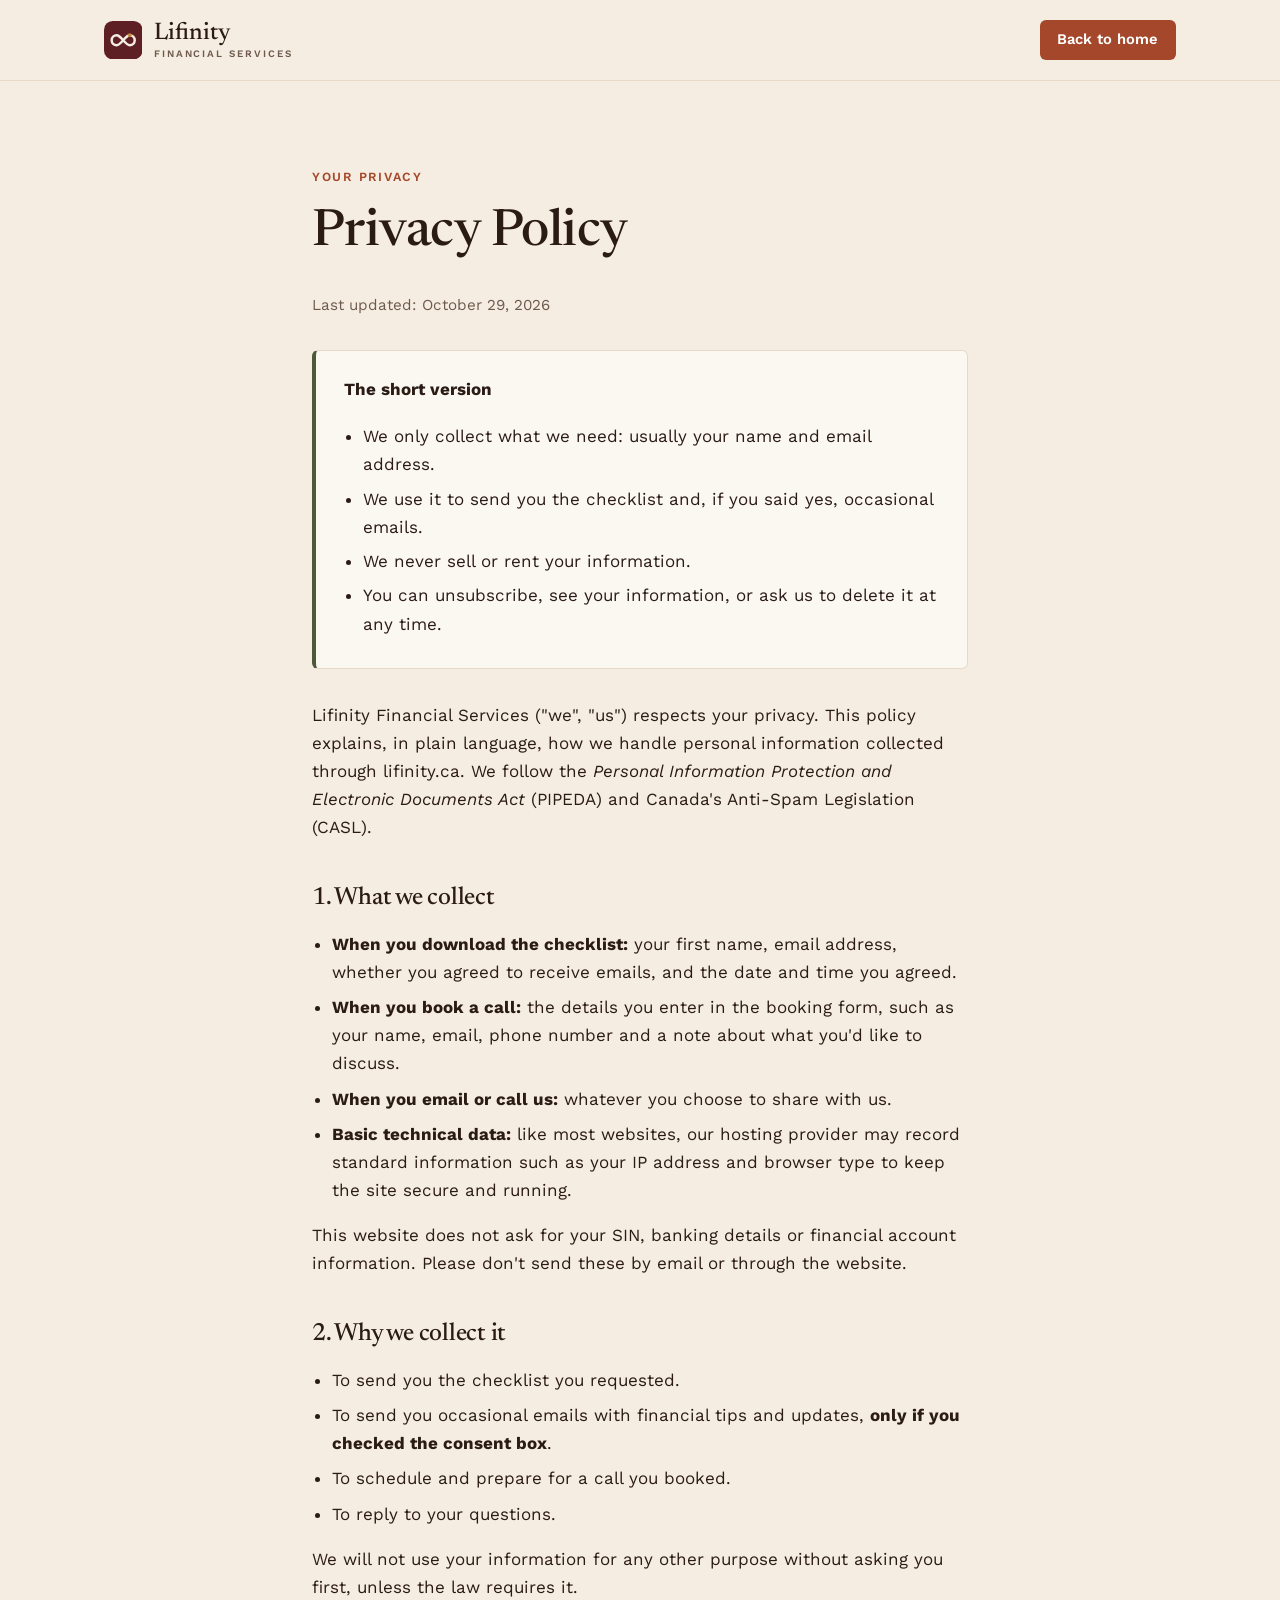
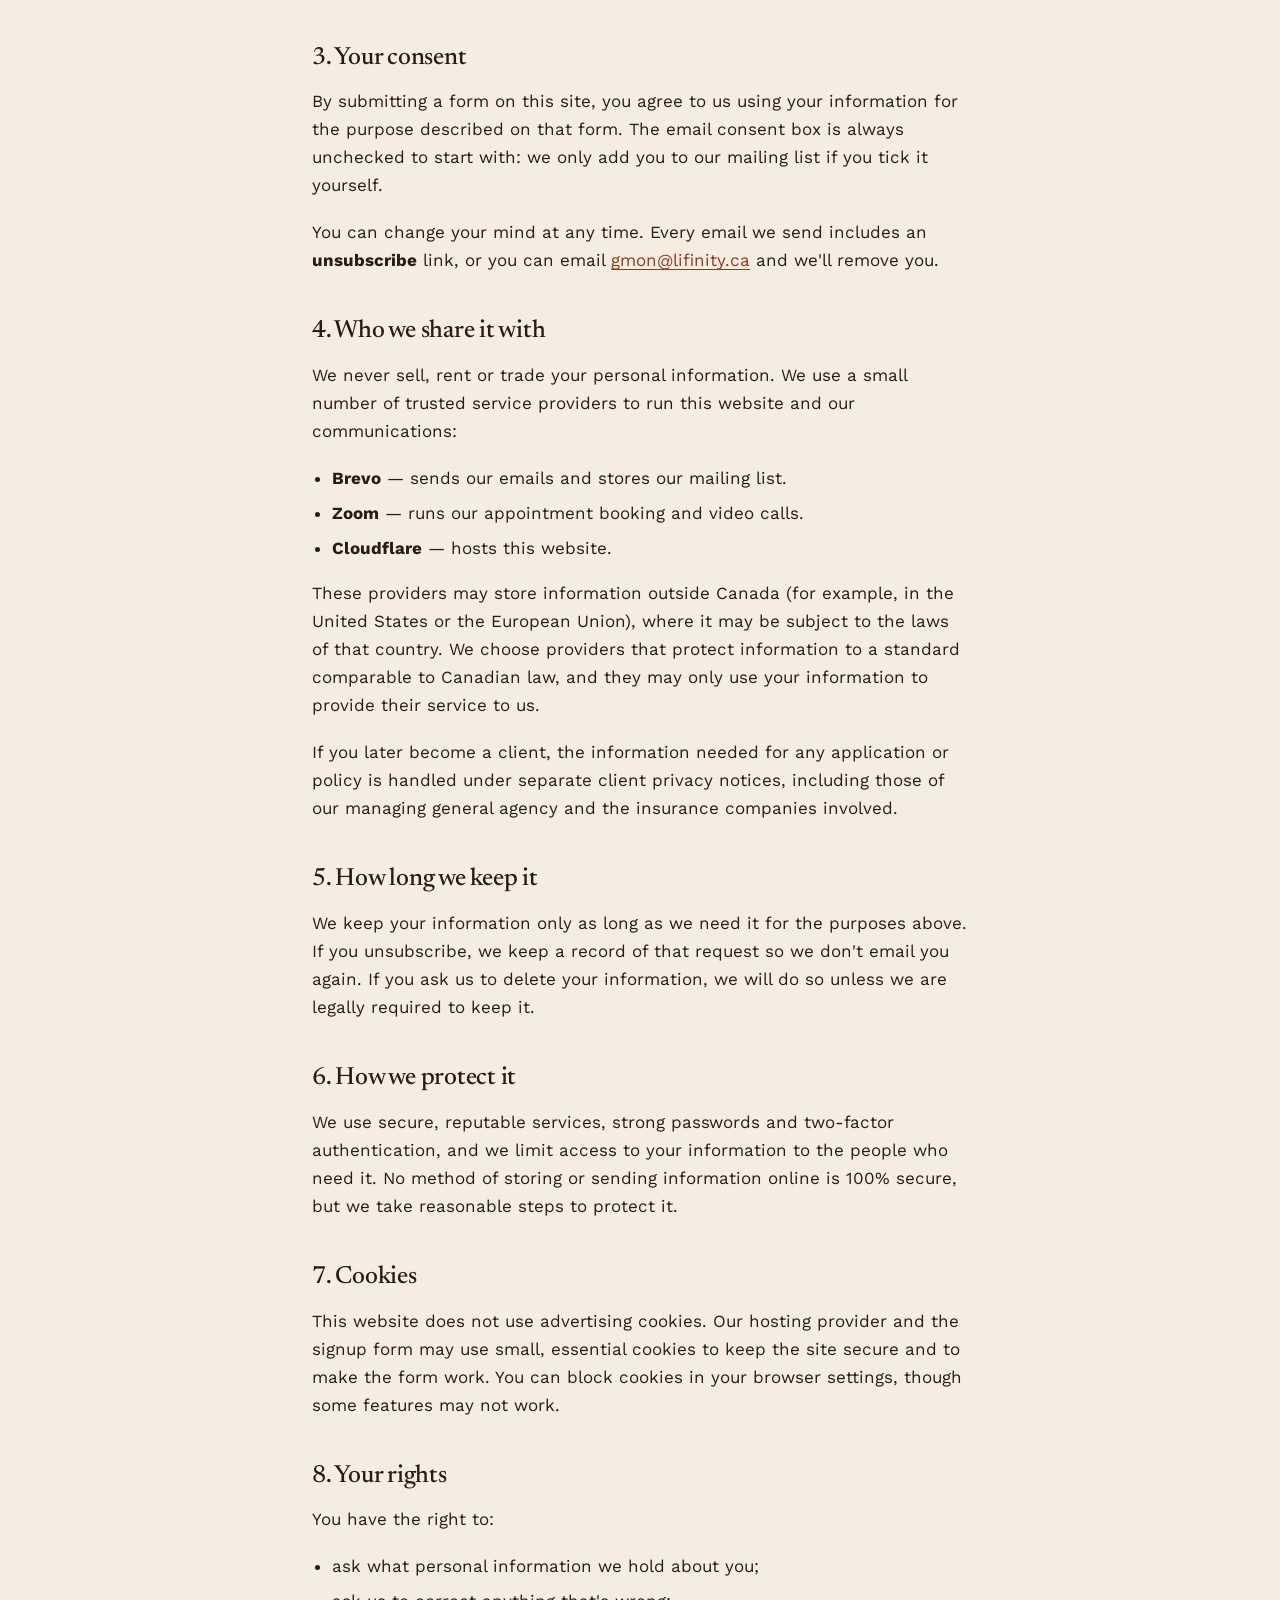
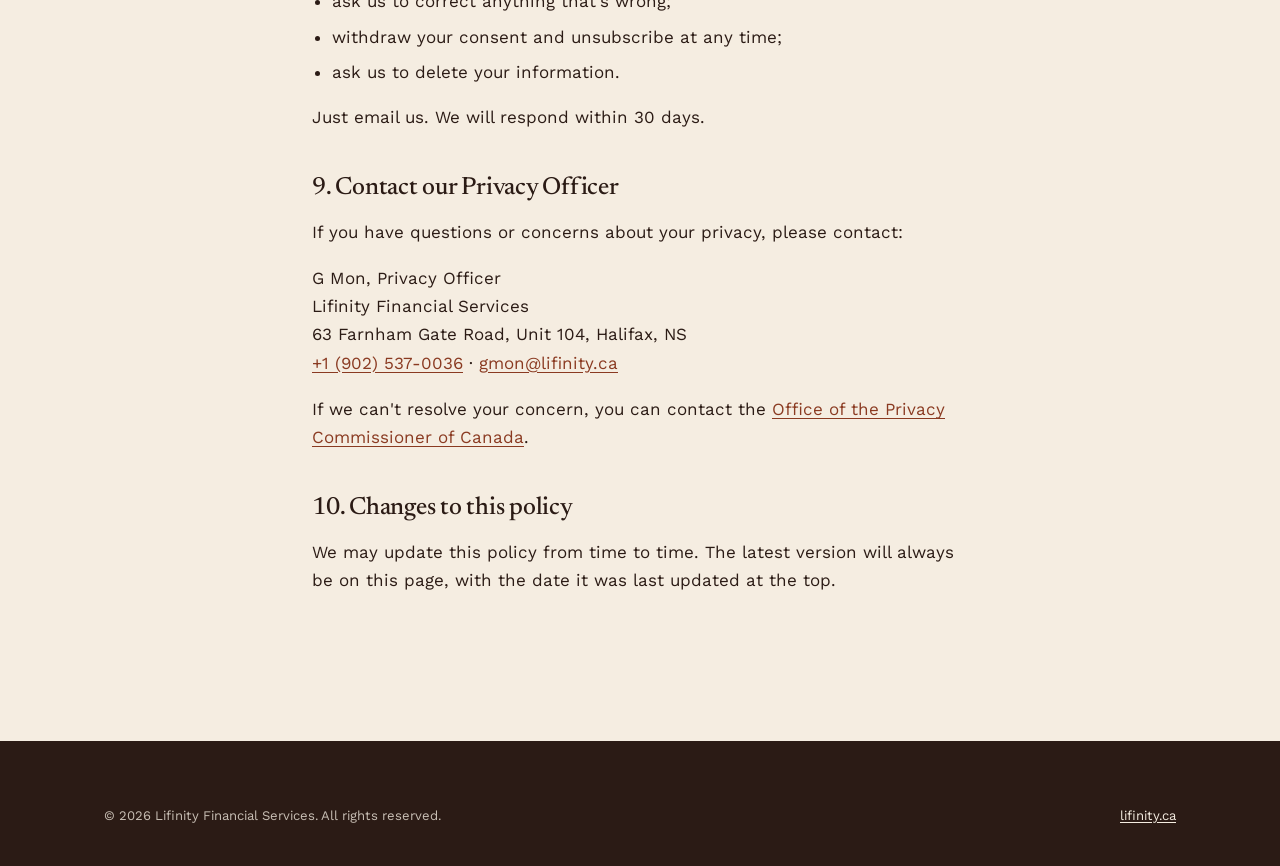
<file: privacy-policy.html>
<!doctype html>
<html lang="en-CA">
<head>
  <meta charset="utf-8">
  <meta name="viewport" content="width=device-width, initial-scale=1">
  <title>Privacy Policy | Lifinity Financial Services</title>
  <meta name="description" content="How Lifinity Financial Services collects, uses and protects your personal information, in plain language.">
  <link rel="canonical" href="https://lifinity.ca/privacy-policy.html">
  <link rel="icon" href="/favicon.svg" type="image/svg+xml">
  <meta name="theme-color" content="#5e1f24">
  <link rel="preconnect" href="https://fonts.googleapis.com">
  <link rel="preconnect" href="https://fonts.gstatic.com" crossorigin>
  <link href="https://fonts.googleapis.com/css2?family=Newsreader:ital,opsz,wght@0,6..72,400;0,6..72,500;1,6..72,400;1,6..72,500&family=Work+Sans:wght@400;500;600;700&display=swap" rel="stylesheet">
  <link rel="stylesheet" href="/styles.css">
</head>
<body>
  <a class="skip-link" href="#main">Skip to content</a>

  <header class="site-header">
    <div class="wrap">
      <a class="brand" href="/" aria-label="Lifinity Financial Services — home">
        <svg class="brand-mark" viewBox="0 0 40 40" aria-hidden="true"><rect width="40" height="40" rx="9" fill="#5e1f24"/><path d="M8 20c0-3 2.4-5.2 5.2-5.2 4.6 0 9 10.4 13.6 10.4 2.8 0 5.2-2.2 5.2-5.2s-2.4-5.2-5.2-5.2c-4.6 0-9 10.4-13.6 10.4C10.4 25.2 8 23 8 20z" fill="none" stroke="#f5ede1" stroke-width="2.6" stroke-linecap="round"/><circle cx="26.8" cy="14.8" r="2" fill="#c38b3f"/></svg>
        <span class="brand-name">Lifinity<small>Financial Services</small></span>
      </a>
      <a class="btn btn--small" href="/">Back to home</a>
    </div>
  </header>

  <main id="main" class="legal">
    <div class="wrap">
      <span class="eyebrow">Your privacy</span>
      <h1>Privacy Policy</h1>
      <p class="updated">Last updated: October 29, 2026</p>

      <div class="summary">
        <p><strong>The short version</strong></p>
        <ul>
          <li>We only collect what we need: usually your name and email address.</li>
          <li>We use it to send you the checklist and, if you said yes, occasional emails.</li>
          <li>We never sell or rent your information.</li>
          <li>You can unsubscribe, see your information, or ask us to delete it at any time.</li>
        </ul>
      </div>

      <p>Lifinity Financial Services ("we", "us") respects your privacy. This policy explains, in plain language, how we handle personal information collected through lifinity.ca. We follow the <em>Personal Information Protection and Electronic Documents Act</em> (PIPEDA) and Canada's Anti-Spam Legislation (CASL).</p>

      <h2>1. What we collect</h2>
      <ul>
        <li><strong>When you download the checklist:</strong> your first name, email address, whether you agreed to receive emails, and the date and time you agreed.</li>
        <li><strong>When you book a call:</strong> the details you enter in the booking form, such as your name, email, phone number and a note about what you'd like to discuss.</li>
        <li><strong>When you email or call us:</strong> whatever you choose to share with us.</li>
        <li><strong>Basic technical data:</strong> like most websites, our hosting provider may record standard information such as your IP address and browser type to keep the site secure and running.</li>
      </ul>
      <p>This website does not ask for your SIN, banking details or financial account information. Please don't send these by email or through the website.</p>

      <h2>2. Why we collect it</h2>
      <ul>
        <li>To send you the checklist you requested.</li>
        <li>To send you occasional emails with financial tips and updates, <strong>only if you checked the consent box</strong>.</li>
        <li>To schedule and prepare for a call you booked.</li>
        <li>To reply to your questions.</li>
      </ul>
      <p>We will not use your information for any other purpose without asking you first, unless the law requires it.</p>

      <h2>3. Your consent</h2>
      <p>By submitting a form on this site, you agree to us using your information for the purpose described on that form. The email consent box is always unchecked to start with: we only add you to our mailing list if you tick it yourself.</p>
      <p>You can change your mind at any time. Every email we send includes an <strong>unsubscribe</strong> link, or you can email <a href="mailto:gmon@lifinity.ca">gmon@lifinity.ca</a> and we'll remove you.</p>

      <h2>4. Who we share it with</h2>
      <p>We never sell, rent or trade your personal information. We use a small number of trusted service providers to run this website and our communications:</p>
      <ul>
        <li><strong>Brevo</strong> — sends our emails and stores our mailing list.</li>
        <li><strong>Zoom</strong> — runs our appointment booking and video calls.</li>
        <li><strong>Cloudflare</strong> — hosts this website.</li>
      </ul>
      <p>These providers may store information outside Canada (for example, in the United States or the European Union), where it may be subject to the laws of that country. We choose providers that protect information to a standard comparable to Canadian law, and they may only use your information to provide their service to us.</p>
      <p>If you later become a client, the information needed for any application or policy is handled under separate client privacy notices, including those of our managing general agency and the insurance companies involved.</p>

      <h2>5. How long we keep it</h2>
      <p>We keep your information only as long as we need it for the purposes above. If you unsubscribe, we keep a record of that request so we don't email you again. If you ask us to delete your information, we will do so unless we are legally required to keep it.</p>

      <h2>6. How we protect it</h2>
      <p>We use secure, reputable services, strong passwords and two-factor authentication, and we limit access to your information to the people who need it. No method of storing or sending information online is 100% secure, but we take reasonable steps to protect it.</p>

      <h2>7. Cookies</h2>
      <p>This website does not use advertising cookies. Our hosting provider and the signup form may use small, essential cookies to keep the site secure and to make the form work. You can block cookies in your browser settings, though some features may not work.</p>

      <h2>8. Your rights</h2>
      <p>You have the right to:</p>
      <ul>
        <li>ask what personal information we hold about you;</li>
        <li>ask us to correct anything that's wrong;</li>
        <li>withdraw your consent and unsubscribe at any time;</li>
        <li>ask us to delete your information.</li>
      </ul>
      <p>Just email us. We will respond within 30 days.</p>

      <h2>9. Contact our Privacy Officer</h2>
      <p>If you have questions or concerns about your privacy, please contact:</p>
      <p>
        G Mon, Privacy Officer<br>
        Lifinity Financial Services<br>
        63 Farnham Gate Road, Unit 104, Halifax, NS<br>
        <a href="tel:+19025370036">+1 (902) 537-0036</a> · <a href="mailto:gmon@lifinity.ca">gmon@lifinity.ca</a>
      </p>
      <p>If we can't resolve your concern, you can contact the <a href="https://www.priv.gc.ca/" target="_blank" rel="noopener">Office of the Privacy Commissioner of Canada</a>.</p>

      <h2>10. Changes to this policy</h2>
      <p>We may update this policy from time to time. The latest version will always be on this page, with the date it was last updated at the top.</p>
    </div>
  </main>

  <footer class="site-footer">
    <div class="wrap">
      <div class="footer-bottom" style="margin-top:0">
        <span>&copy; <span data-year>2026</span> Lifinity Financial Services. All rights reserved.</span>
        <a href="/">lifinity.ca</a>
      </div>
    </div>
  </footer>

  <script src="/script.js" defer></script>
</body>
</html>
</file>
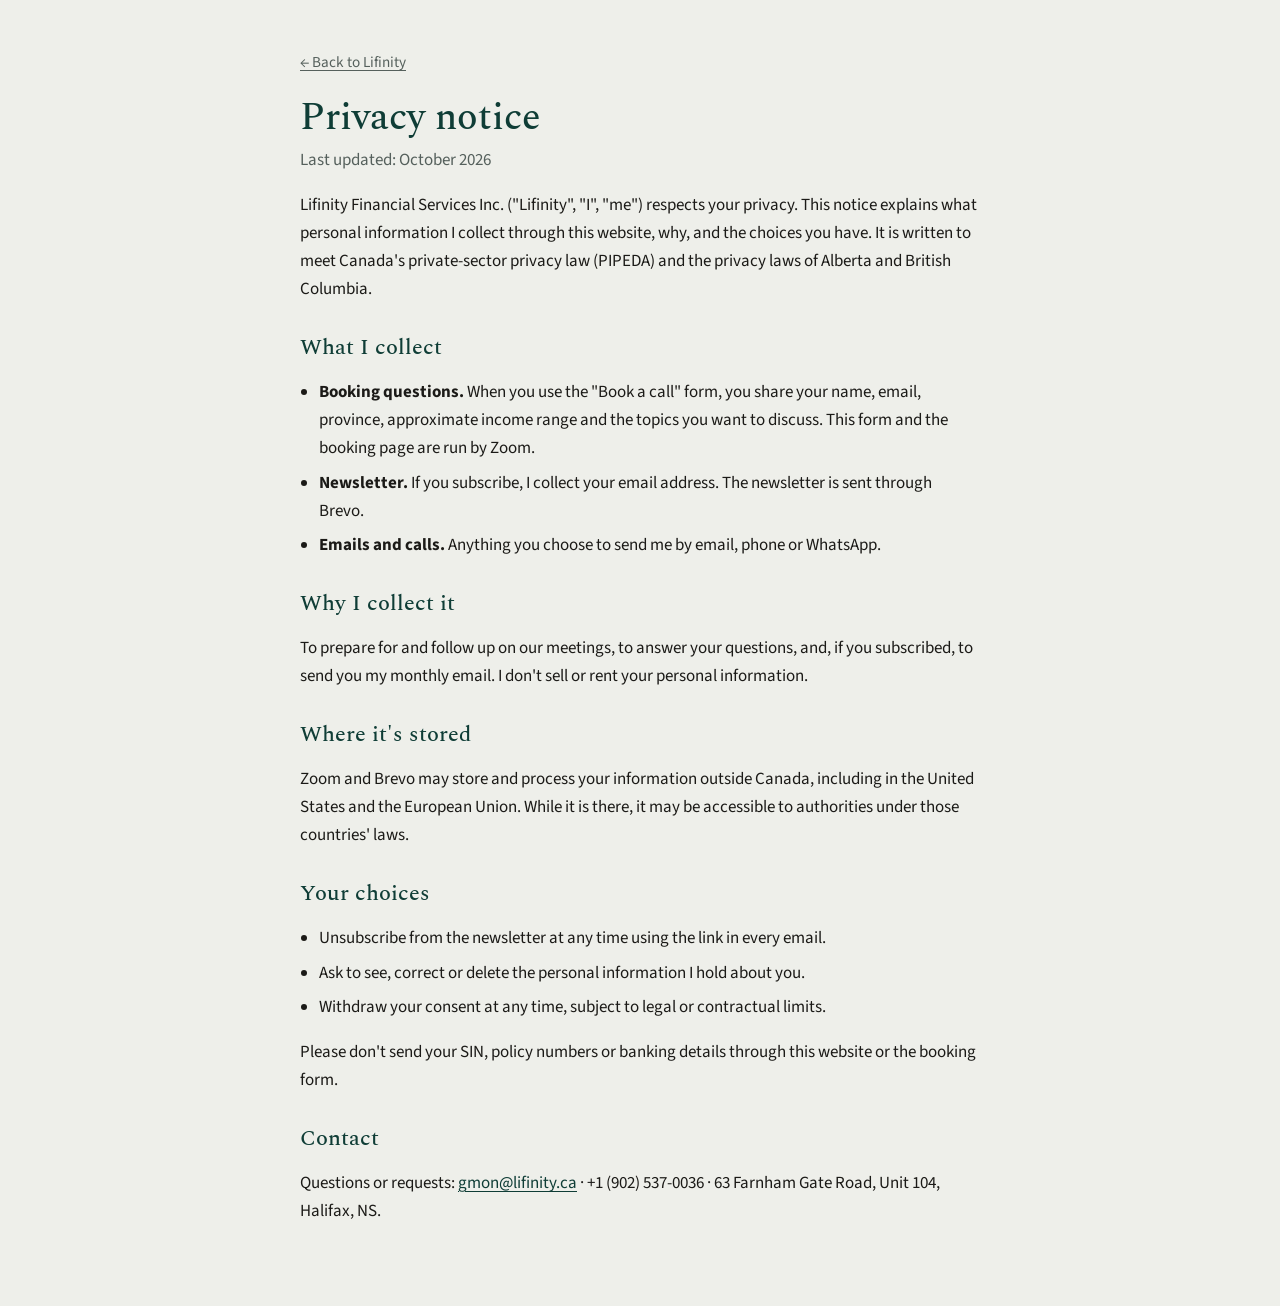
<file: privacy.html>
<!doctype html><html lang="en-CA"><head><meta charset="utf-8"><meta name="viewport" content="width=device-width,initial-scale=1,viewport-fit=cover"><title>Privacy · Lifinity Financial Services</title><meta name="robots" content="noindex"><link rel="preconnect" href="https://fonts.googleapis.com"><link rel="preconnect" href="https://fonts.gstatic.com" crossorigin><link rel="stylesheet" href="https://fonts.googleapis.com/css2?family=Spectral:wght@500&family=Source+Sans+3:wght@400;600&display=swap"><style>:root{--bg:#EEEFEA;--ink:#1B1A17;--muted:#55605C;--heading:#0F3D36;--line:#D2D6CE;--accent:#B8693C;color-scheme:light}
*{box-sizing:border-box}body{margin:0;background:var(--bg);color:var(--ink);font:17px/1.65 "Source Sans 3","Segoe UI",system-ui,Arial,sans-serif}
.wrap{max-width:720px;margin:0 auto;padding-left:max(20px,env(safe-area-inset-left,0px));padding-right:max(20px,env(safe-area-inset-right,0px));padding-block:3rem 4rem}
h1,h2{font-family:Spectral,Georgia,serif;font-weight:500;color:var(--heading);line-height:1.2}h1{font-size:2.4rem;margin:1.2rem 0 .3rem}h2{font-size:1.35rem;margin:2rem 0 .5rem}
a{color:var(--heading);text-underline-offset:3px}.back{font-size:.95rem;color:var(--muted)}.upd{color:var(--muted);margin-top:0}ul{padding-left:1.2rem}li{margin:.4rem 0}</style></head><body><main class="wrap doc">
  <a class="back" href="/">&larr; Back to Lifinity</a>
  <h1>Privacy notice</h1>
  <p class="upd">Last updated: October 2026</p>
  <p>Lifinity Financial Services Inc. ("Lifinity", "I", "me") respects your privacy. This notice explains what personal information I collect through this website, why, and the choices you have. It is written to meet Canada's private-sector privacy law (PIPEDA) and the privacy laws of Alberta and British Columbia.</p>
  <h2>What I collect</h2>
  <ul>
    <li><b>Booking questions.</b> When you use the "Book a call" form, you share your name, email, province, approximate income range and the topics you want to discuss. This form and the booking page are run by Zoom.</li>
    <li><b>Newsletter.</b> If you subscribe, I collect your email address. The newsletter is sent through Brevo.</li>
    <li><b>Emails and calls.</b> Anything you choose to send me by email, phone or WhatsApp.</li>
  </ul>
  <h2>Why I collect it</h2>
  <p>To prepare for and follow up on our meetings, to answer your questions, and, if you subscribed, to send you my monthly email. I don't sell or rent your personal information.</p>
  <h2>Where it's stored</h2>
  <p>Zoom and Brevo may store and process your information outside Canada, including in the United States and the European Union. While it is there, it may be accessible to authorities under those countries' laws.</p>
  <h2>Your choices</h2>
  <ul>
    <li>Unsubscribe from the newsletter at any time using the link in every email.</li>
    <li>Ask to see, correct or delete the personal information I hold about you.</li>
    <li>Withdraw your consent at any time, subject to legal or contractual limits.</li>
  </ul>
  <p>Please don't send your SIN, policy numbers or banking details through this website or the booking form.</p>
  <h2>Contact</h2>
  <p>Questions or requests: <a href="mailto:gmon@lifinity.ca">gmon@lifinity.ca</a> · +1 (902) 537-0036 · 63 Farnham Gate Road, Unit 104, Halifax, NS.</p>
</main>
</body></html>
</file>
<file: styles.css>
/* ==========================================================================
   Lifinity Financial Services — Deep Autumn
   ========================================================================== */

:root {
  /* Palette */
  --espresso: #2b1b15;     /* primary text, darkest surface */
  --oxblood: #5e1f24;      /* brand primary */
  --oxblood-deep: #461519;
  --rust: #a4472a;         /* accent / CTAs */
  --rust-dark: #8a3a21;
  --ochre: #c38b3f;        /* highlight, used sparingly */
  --moss: #4d5a39;         /* secondary accent */
  --cream: #f5ede1;        /* page background */
  --paper: #fbf7f1;        /* cards */
  --sand: #e8dac6;         /* borders, dividers */
  --clay: #6e5a4c;         /* muted text */

  /* Type */
  --font-display: "Newsreader", "Iowan Old Style", Georgia, serif;
  --font-body: "Work Sans", system-ui, -apple-system, "Segoe UI", sans-serif;

  /* Rhythm */
  --gutter: clamp(1.25rem, 5vw, 2.5rem);
  --section: clamp(4.5rem, 10vw, 8rem);
  --radius: 6px;
  --max: 72rem;
}

*,
*::before,
*::after { box-sizing: border-box; }

html { -webkit-text-size-adjust: 100%; scroll-behavior: smooth; }

body {
  margin: 0;
  background: var(--cream);
  color: var(--espresso);
  font-family: var(--font-body);
  font-size: 1.0625rem;
  line-height: 1.65;
  -webkit-font-smoothing: antialiased;
}

img, svg { display: block; max-width: 100%; }

a { color: var(--rust-dark); text-underline-offset: 0.18em; }
a:hover { color: var(--oxblood); }

:focus-visible { outline: 3px solid var(--ochre); outline-offset: 3px; }

h1, h2, h3 {
  font-family: var(--font-display);
  font-weight: 500;
  line-height: 1.12;
  letter-spacing: -0.01em;
  margin: 0 0 0.6em;
  color: var(--espresso);
}

h1 { font-size: clamp(2.4rem, 6.2vw, 4.1rem); }
h2 { font-size: clamp(1.9rem, 4.2vw, 2.75rem); }
h3 { font-size: 1.35rem; }

p { margin: 0 0 1.1em; }

.wrap { width: 100%; max-width: var(--max); margin: 0 auto; padding: 0 var(--gutter); }

.eyebrow {
  display: inline-block;
  font-size: 0.78rem;
  font-weight: 600;
  letter-spacing: 0.14em;
  text-transform: uppercase;
  color: var(--rust);
  margin-bottom: 1.1rem;
}

.skip-link {
  position: absolute; left: -999px; top: 0.5rem;
  background: var(--espresso); color: var(--cream);
  padding: 0.5rem 1rem; z-index: 10;
}
.skip-link:focus { left: 0.5rem; }

/* Buttons ------------------------------------------------------------- */

.btn {
  display: inline-flex; align-items: center; justify-content: center; gap: 0.6rem;
  min-height: 3.1rem;
  padding: 0.8rem 1.6rem;
  border: 0; border-radius: var(--radius);
  background: var(--rust); color: #fff;
  font: 600 1rem/1.2 var(--font-body);
  text-decoration: none;
  cursor: pointer;
  transition: background-color 0.2s ease, transform 0.2s ease;
}
.btn:hover { background: var(--rust-dark); color: #fff; }
.btn:active { transform: translateY(1px); }
.btn svg { width: 1.1em; height: 1.1em; }

.btn--light { background: var(--cream); color: var(--oxblood); }
.btn--light:hover { background: #fff; color: var(--oxblood-deep); }

.btn--small { min-height: 2.5rem; padding: 0.5rem 1.1rem; font-size: 0.92rem; white-space: nowrap; }

/* Header -------------------------------------------------------------- */

.site-header { padding: 1.25rem 0; border-bottom: 1px solid var(--sand); }
.site-header .wrap { display: flex; align-items: center; justify-content: space-between; gap: 1rem; }

.brand { display: inline-flex; align-items: center; gap: 0.7rem; text-decoration: none; color: var(--espresso); }
.brand:hover { color: var(--espresso); }
.brand-mark { width: 2.4rem; height: 2.4rem; flex: none; }
.brand-name { font-family: var(--font-display); font-size: 1.5rem; font-weight: 500; line-height: 1; }
.brand-name small {
  display: block; margin-top: 0.3rem;
  font-family: var(--font-body); font-size: 0.62rem; font-weight: 600;
  letter-spacing: 0.2em; text-transform: uppercase; color: var(--clay);
}

/* Hero ---------------------------------------------------------------- */

.hero { padding: clamp(3rem, 8vw, 6rem) 0 var(--section); }
.hero .wrap { display: grid; gap: clamp(2.5rem, 6vw, 4.5rem); align-items: start; }

.hero h1 em { font-style: italic; color: var(--oxblood); }

.lede { font-size: clamp(1.1rem, 2vw, 1.25rem); color: var(--clay); max-width: 36rem; }

.assurances {
  list-style: none; margin: 2rem 0 0; padding: 1.5rem 0 0;
  border-top: 1px solid var(--sand);
  display: grid; gap: 0.7rem;
  font-size: 0.95rem; color: var(--clay);
}
.assurances li { display: flex; align-items: center; gap: 0.7rem; white-space: nowrap; }
.assurances svg { width: 1.15rem; height: 1.15rem; color: var(--moss); flex: none; }

/* Signup card */

.signup {
  position: relative;
  background: var(--paper);
  border: 1px solid var(--sand);
  border-top: 5px solid var(--oxblood);
  border-radius: var(--radius);
  padding: clamp(1.75rem, 4vw, 2.5rem);
  box-shadow: 0 1px 0 rgba(43, 27, 21, 0.04), 0 24px 48px -28px rgba(70, 21, 25, 0.35);
}
.signup h2 { font-size: 1.65rem; margin-bottom: 0.4rem; }
.signup > p { color: var(--clay); font-size: 0.98rem; }

.doc-badge {
  display: inline-flex; align-items: center; gap: 0.5rem;
  font-size: 0.75rem; font-weight: 600; letter-spacing: 0.1em; text-transform: uppercase;
  color: var(--moss);
  margin-bottom: 0.9rem;
}
.doc-badge svg { width: 1rem; height: 1rem; }

/* Brevo placeholder — remove the dashed outline once the real embed is in */
.brevo-slot {
  margin-top: 1.5rem;
  border: 2px dashed var(--ochre);
  border-radius: var(--radius);
  padding: 1.25rem;
  background: rgba(195, 139, 63, 0.06);
}
.brevo-slot__label {
  display: block; margin: -0.25rem 0 1rem;
  font-size: 0.72rem; font-weight: 700; letter-spacing: 0.12em; text-transform: uppercase;
  color: #8a5e22;
}

.field { margin-bottom: 1rem; }
.field label { display: block; font-size: 0.9rem; font-weight: 600; margin-bottom: 0.35rem; }
.field input {
  width: 100%; min-height: 3rem;
  padding: 0.7rem 0.9rem;
  border: 1px solid #cdbba3; border-radius: var(--radius);
  background: #fff; color: var(--espresso);
  font: inherit; font-size: 1rem;
}
.field input:focus { outline: none; border-color: var(--rust); box-shadow: 0 0 0 3px rgba(164, 71, 42, 0.2); }

.consent {
  display: grid; grid-template-columns: auto 1fr; gap: 0.75rem;
  margin: 1.25rem 0 1.5rem;
  font-size: 0.85rem; line-height: 1.5; color: var(--clay);
}
.consent input { width: 1.2rem; height: 1.2rem; margin: 0.15rem 0 0; accent-color: var(--oxblood); }

.signup .btn { width: 100%; }

.fine-print { margin: 1rem 0 0; font-size: 0.8rem; color: var(--clay); }

.form-note {
  margin: 1rem 0 0; padding: 0.75rem 1rem;
  border-left: 3px solid var(--moss);
  background: rgba(77, 90, 57, 0.08);
  font-size: 0.88rem;
}

/* Checklist ----------------------------------------------------------- */

.checklist { padding: var(--section) 0; background: var(--paper); border-block: 1px solid var(--sand); }

.section-head { max-width: 40rem; margin-bottom: clamp(2.5rem, 5vw, 3.5rem); }
.section-head p { color: var(--clay); font-size: 1.1rem; }

.points { list-style: none; margin: 0; padding: 0; display: grid; gap: 0; counter-reset: point; }
.points li {
  counter-increment: point;
  display: grid; grid-template-columns: 3.25rem 1fr; gap: 0 1.25rem;
  padding: 1.75rem 0;
  border-top: 1px solid var(--sand);
}
.points li::before {
  content: counter(point, decimal-leading-zero);
  font-family: var(--font-display); font-size: 1.9rem; font-style: italic; line-height: 1;
  color: var(--rust);
}
.points h3 { margin-bottom: 0.4rem; }
.points p { margin: 0; color: var(--clay); }

/* About --------------------------------------------------------------- */

.about { padding: var(--section) 0; }
.about .wrap { display: grid; gap: clamp(2.5rem, 6vw, 5rem); align-items: center; }

.portrait {
  position: relative;
  aspect-ratio: 4 / 5;
  max-height: 26rem;
  width: 100%;
  max-width: 24rem;
  border-radius: var(--radius);
  background:
    radial-gradient(circle at 30% 20%, rgba(195, 139, 63, 0.35), transparent 55%),
    linear-gradient(160deg, var(--rust) 0%, var(--oxblood) 60%, var(--oxblood-deep) 100%);
  display: grid; place-items: center;
  color: var(--cream);
  overflow: hidden;
}
.portrait img { width: 100%; height: 100%; object-fit: cover; }
.portrait__initials { font-family: var(--font-display); font-size: 6rem; font-style: italic; opacity: 0.9; }
.portrait__note {
  position: absolute; bottom: 0.75rem; left: 0.75rem; right: 0.75rem;
  font-size: 0.72rem; text-align: center; opacity: 0.75;
}

.credentials { display: flex; flex-wrap: wrap; gap: 0.5rem; margin: 0 0 1.75rem; padding: 0; list-style: none; }
.credentials li {
  padding: 0.35rem 0.8rem;
  border: 1px solid var(--sand); border-radius: 999px;
  background: var(--paper);
  font-size: 0.85rem; font-weight: 500; color: var(--espresso);
}

.belief {
  margin: 0 0 1.5rem; padding: 0 0 0 1.5rem;
  border-left: 3px solid var(--ochre);
  font-family: var(--font-display); font-size: clamp(1.3rem, 2.6vw, 1.6rem);
  line-height: 1.4; color: var(--oxblood);
}
.belief p { margin: 0 0 0.6em; }
.belief p:last-child { margin: 0; }

.about-copy > p { color: var(--clay); }

/* Book a call --------------------------------------------------------- */

.book { padding: var(--section) 0; background: var(--oxblood); color: var(--cream); position: relative; overflow: hidden; }
.book::after {
  /* faint autumn-leaf texture made of soft rings */
  content: ""; position: absolute; right: -10rem; top: -10rem;
  width: 32rem; height: 32rem; border-radius: 50%;
  background: radial-gradient(circle, transparent 55%, rgba(195, 139, 63, 0.18) 56%, transparent 57%),
              radial-gradient(circle, transparent 40%, rgba(195, 139, 63, 0.14) 41%, transparent 42%);
  pointer-events: none;
}
.book .wrap { position: relative; z-index: 1; max-width: 46rem; text-align: center; }
.book h2 { color: var(--cream); }
.book .eyebrow { color: var(--ochre); }
.book p { color: rgba(245, 237, 225, 0.82); font-size: 1.1rem; margin-bottom: 2rem; }
.book .small { font-size: 0.88rem; margin: 1.25rem 0 0; color: rgba(245, 237, 225, 0.65); }

/* Footer -------------------------------------------------------------- */

.site-footer { background: var(--espresso); color: rgba(245, 237, 225, 0.78); padding: 4rem 0 2.5rem; font-size: 0.92rem; }
.site-footer a { color: var(--cream); }
.site-footer a:hover { color: var(--ochre); }

.footer-grid { display: grid; gap: 2rem; padding-bottom: 2.5rem; border-bottom: 1px solid rgba(245, 237, 225, 0.14); }
.footer-grid .brand, .footer-grid .brand:hover { color: var(--cream); }
.footer-grid .brand-name small { color: rgba(245, 237, 225, 0.6); }

.contact-list { list-style: none; margin: 0; padding: 0; display: grid; gap: 0.6rem; }
.contact-list li { display: flex; gap: 0.7rem; align-items: flex-start; }
.contact-list svg { width: 1.05rem; height: 1.05rem; margin-top: 0.25rem; color: var(--ochre); flex: none; }

.disclaimer { padding-top: 2rem; font-size: 0.78rem; line-height: 1.6; color: rgba(245, 237, 225, 0.6); }
.disclaimer p { max-width: 62rem; }
.footer-bottom { display: flex; flex-wrap: wrap; gap: 0.5rem 1.5rem; justify-content: space-between; margin-top: 1.5rem; font-size: 0.82rem; }

/* Legal page ---------------------------------------------------------- */

.legal { padding: clamp(3rem, 7vw, 5rem) 0 var(--section); }
.legal .wrap { max-width: 46rem; }
.legal h1 { font-size: clamp(2.2rem, 5vw, 3.2rem); }
.legal h2 { font-size: 1.55rem; margin-top: 2.75rem; }
.legal .updated { color: var(--clay); font-size: 0.95rem; }
.legal .summary {
  background: var(--paper); border: 1px solid var(--sand); border-left: 4px solid var(--moss);
  border-radius: var(--radius); padding: 1.5rem 1.75rem; margin: 2rem 0;
}
.legal .summary ul { margin: 0; padding-left: 1.2rem; }
.legal .summary li { margin-bottom: 0.4rem; }
.legal ul { padding-left: 1.25rem; }
.legal li { margin-bottom: 0.45rem; }

/* Larger screens ------------------------------------------------------ */

@media (min-width: 52rem) {
  .hero .wrap { grid-template-columns: 1.15fr 1fr; }
  .hero-copy { padding-top: 1.5rem; }
  .assurances { grid-template-columns: repeat(3, auto); justify-content: start; gap: 1.5rem; }

  .points { grid-template-columns: 1fr 1fr; column-gap: clamp(2.5rem, 5vw, 4.5rem); }
  .points li { grid-template-columns: 4rem 1fr; padding: 2.25rem 0; }

  .about .wrap { grid-template-columns: 0.8fr 1.2fr; }

  .footer-grid { grid-template-columns: 1.3fr 1fr 1fr; }
}

@media (prefers-reduced-motion: reduce) {
  html { scroll-behavior: auto; }
  * { transition: none !important; }
}
</file>
